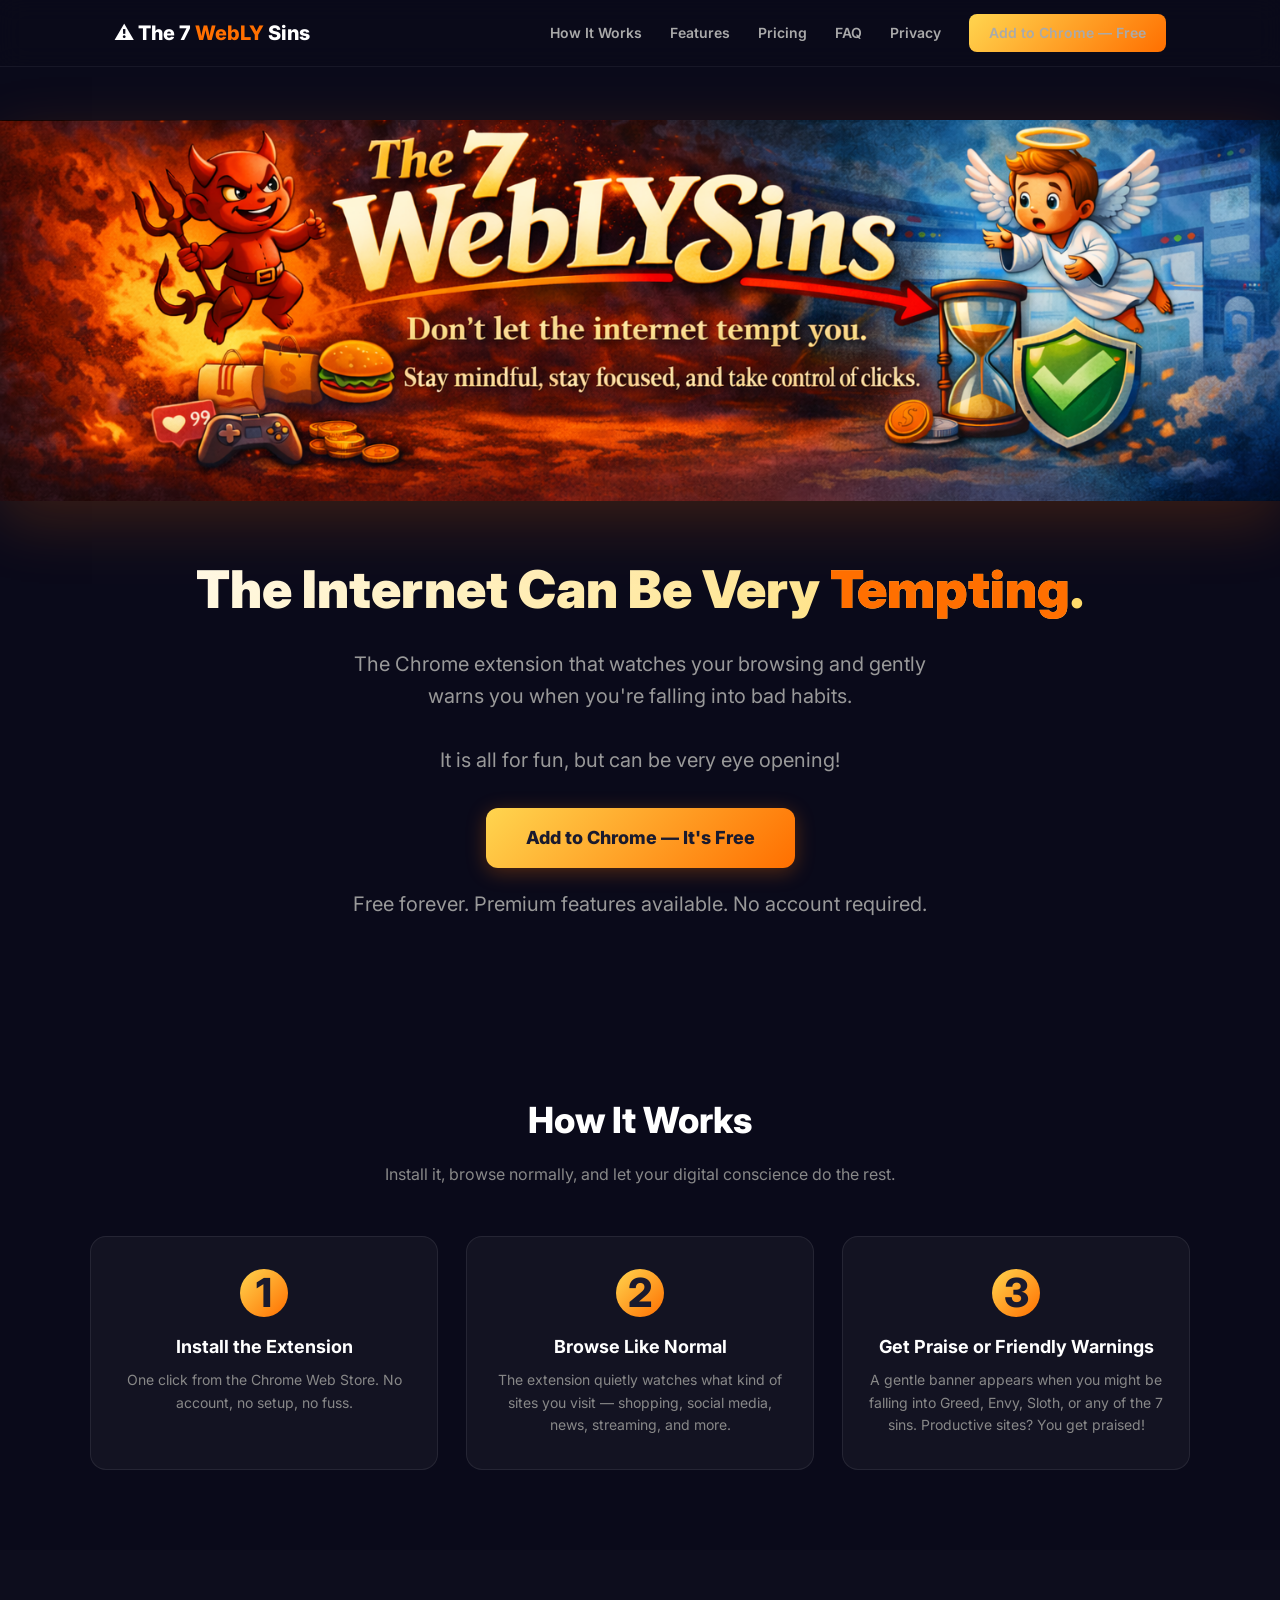
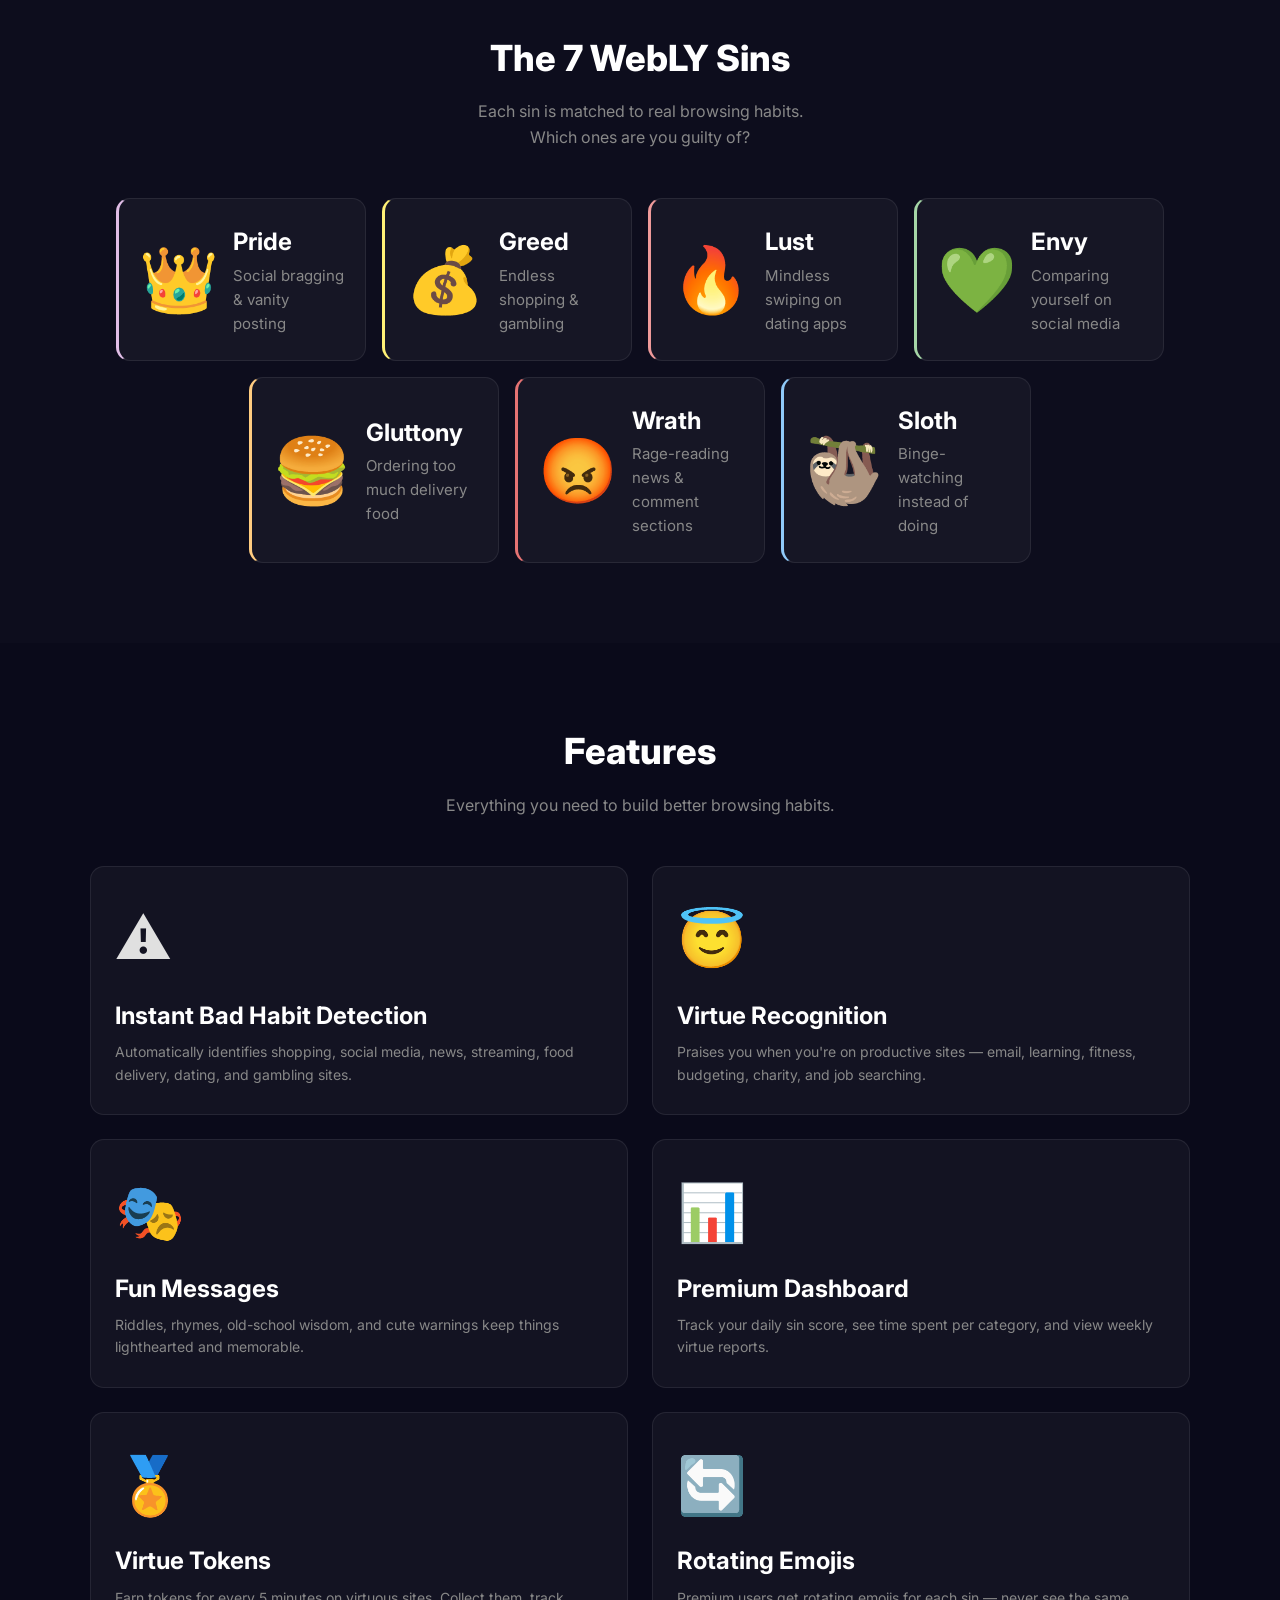
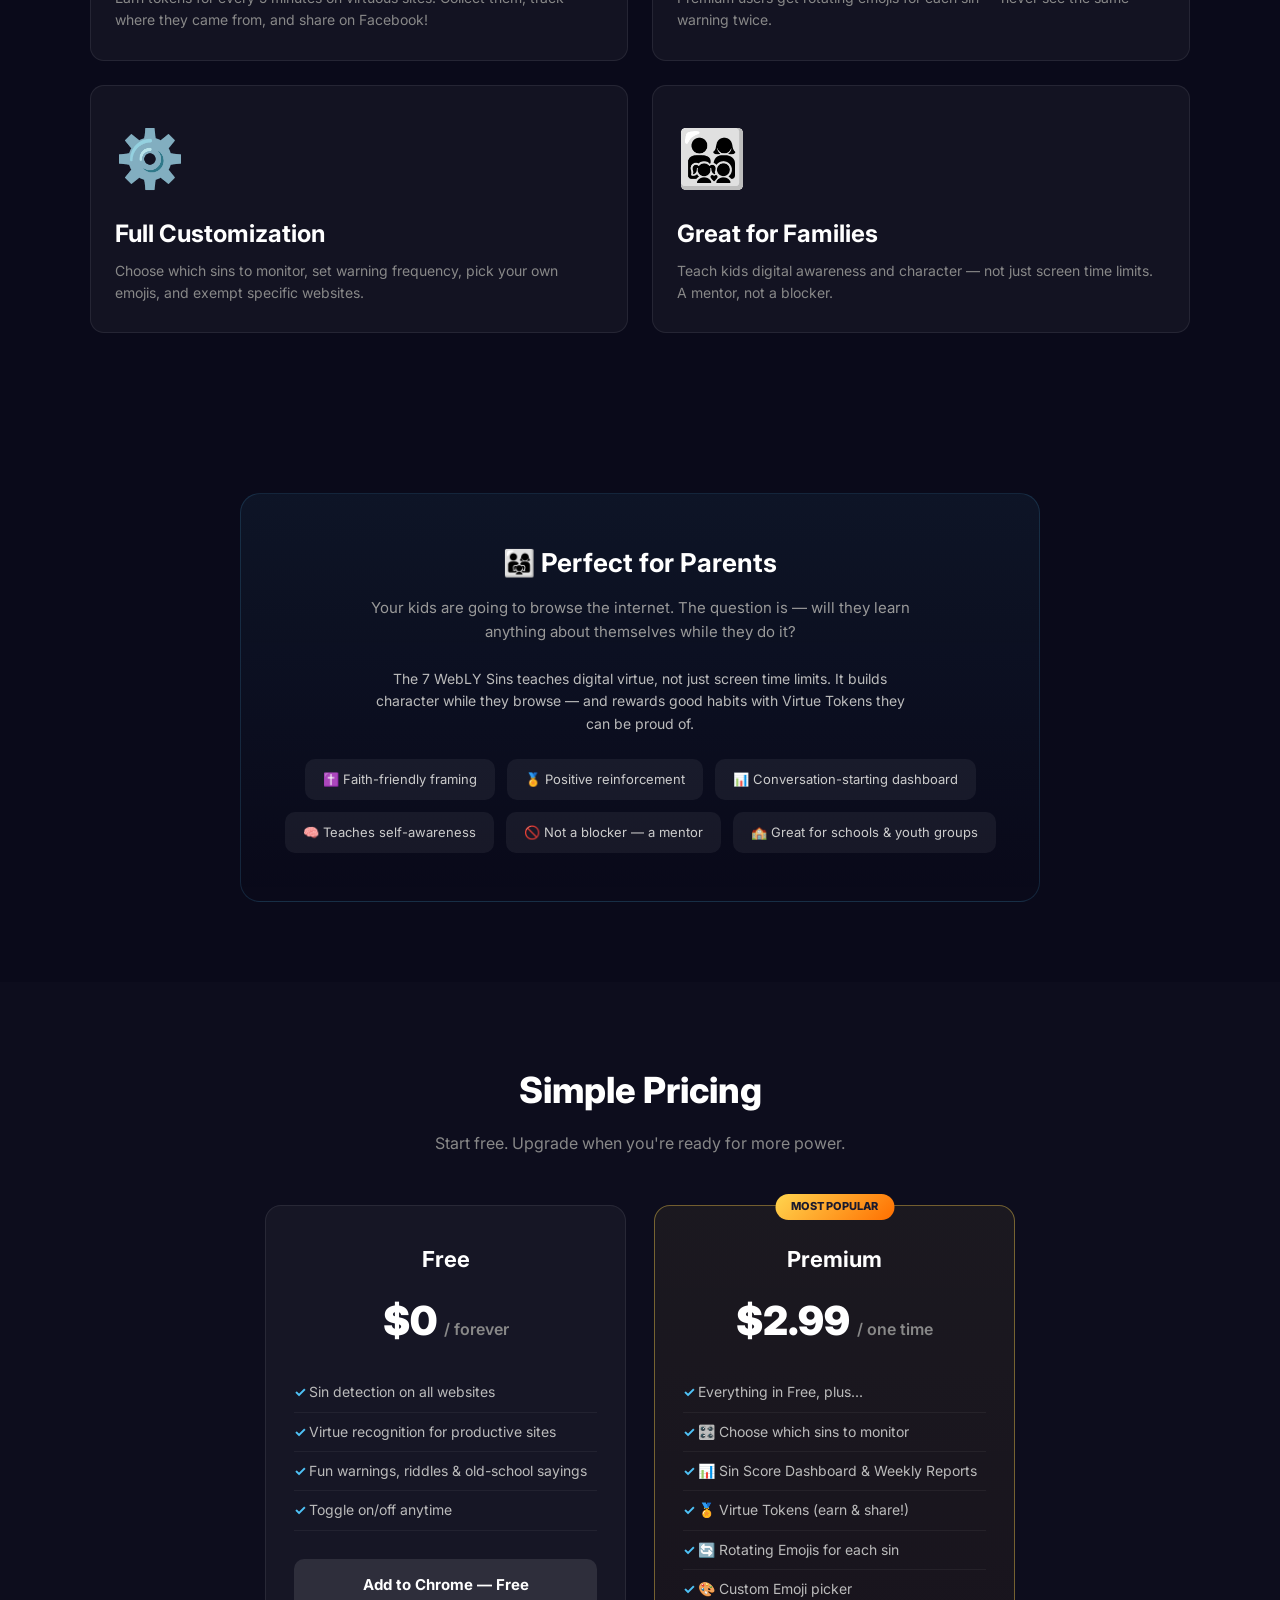
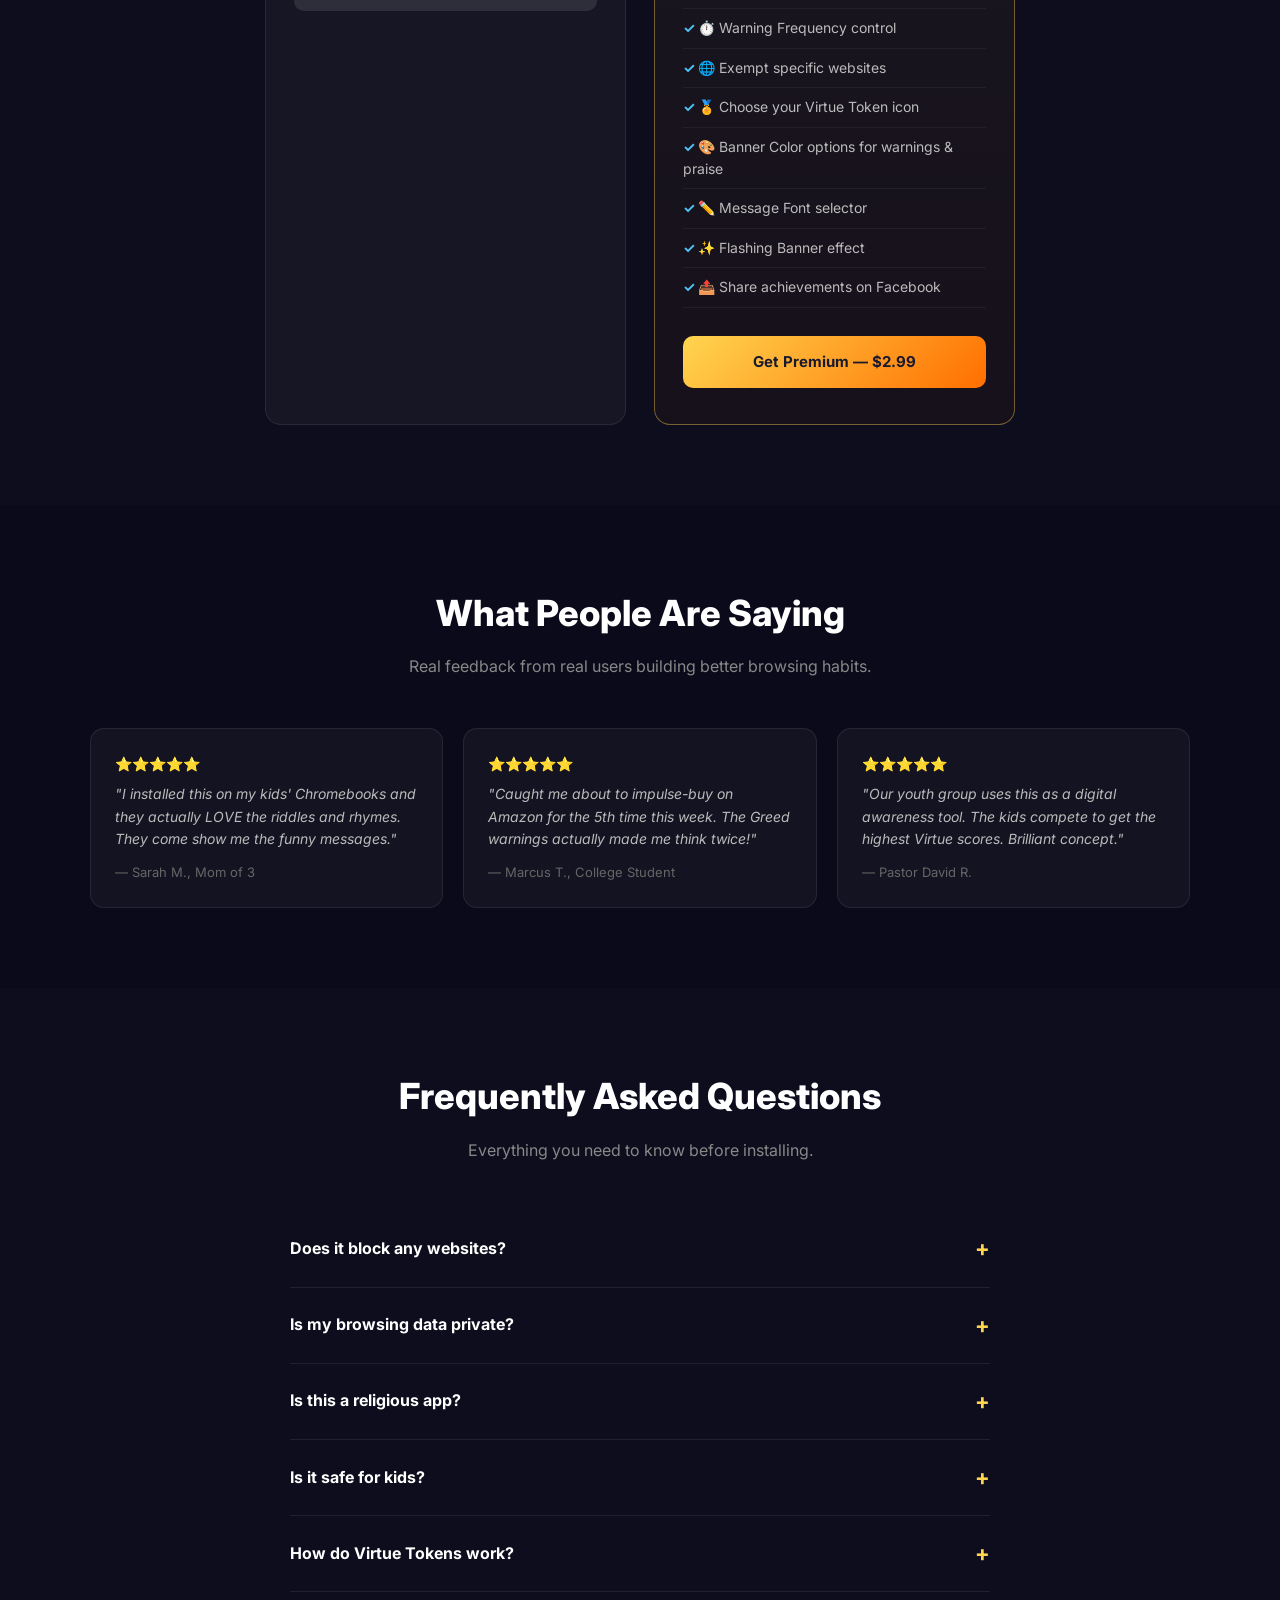
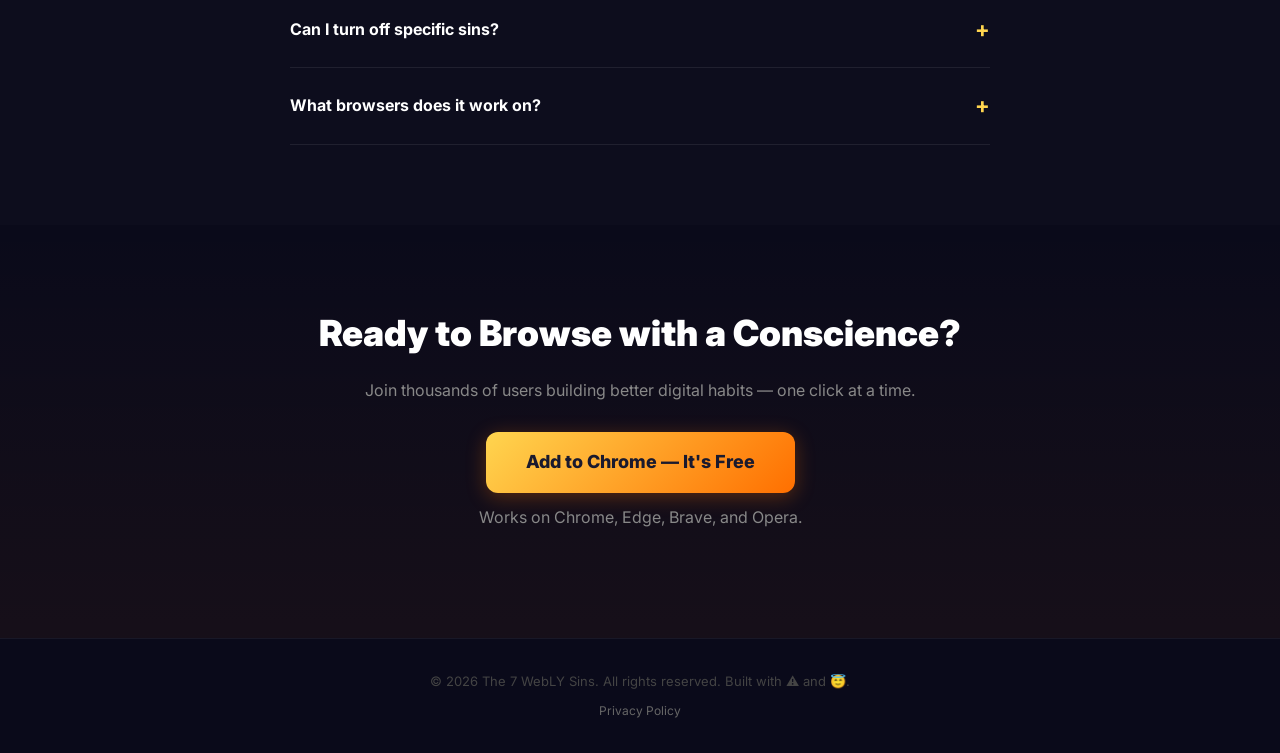
<file: docs/index.html>
<!DOCTYPE html>
<html lang="en">
<head>
  <meta charset="UTF-8">
  <meta name="viewport" content="width=device-width, initial-scale=1.0">
  <title>The 7 WebLY Sins — Chrome Extension</title>
  <meta name="description" content="The internet can be very tempting. The 7 WebLY Sins Chrome extension watches your browsing and warns you when you're falling into digital sin.">
  <meta property="og:title" content="The 7 WebLY Sins — Chrome Extension">
  <meta property="og:description" content="The Chrome extension that watches your browsing and gently warns you when you're falling into bad habits.">
  <meta property="og:image" content="Hero.png">
  <meta property="og:type" content="website">
  <meta name="twitter:card" content="summary_large_image">
  <meta name="twitter:title" content="The 7 WebLY Sins — Chrome Extension">
  <meta name="twitter:description" content="The Chrome extension that watches your browsing and gently warns you when you're falling into bad habits.">
  <link rel="preconnect" href="https://fonts.googleapis.com">
  <link href="https://fonts.googleapis.com/css2?family=Inter:wght@400;600;700;800;900&display=swap" rel="stylesheet">
  <style>
    * { margin: 0; padding: 0; box-sizing: border-box; }

    body {
      font-family: 'Inter', -apple-system, sans-serif;
      background: #0a0a1a;
      color: #e0e0e0;
      line-height: 1.6;
    }

    /* === NAV === */
    nav {
      position: fixed; top: 0; width: 100%; z-index: 100;
      background: rgba(10, 10, 26, 0.9);
      backdrop-filter: blur(12px);
      border-bottom: 1px solid rgba(255,255,255,0.06);
      padding: 14px 0;
    }
    .nav-inner {
      max-width: 1100px; margin: 0 auto; padding: 0 24px;
      display: flex; align-items: center; justify-content: space-between;
    }
    .nav-logo { font-size: 20px; font-weight: 800; color: #fff; text-decoration: none; }
    .nav-logo span { color: #ff6f00; }
    .nav-links { display: flex; gap: 28px; align-items: center; }
    .nav-links a { color: #aaa; text-decoration: none; font-size: 14px; font-weight: 600; transition: color 0.2s; }
    .nav-links a:hover { color: #fff; }
    .btn-nav {
      background: linear-gradient(135deg, #ffd54f, #ff6f00);
      color: #1a1a2e; padding: 8px 20px; border-radius: 8px;
      font-weight: 700; font-size: 14px; text-decoration: none;
      transition: transform 0.2s;
    }
    .btn-nav:hover { transform: scale(1.05); }

    /* === HERO === */
    .hero {
      padding: 120px 24px 60px;
      text-align: center;
      position: relative;
      overflow: hidden;
    }
    .hero-image {
      width: 100vw; max-width: 100vw;
      margin-left: calc(-50vw + 50%);
      border-radius: 0;
      margin-bottom: 40px;
      box-shadow: 0 20px 60px rgba(255, 111, 0, 0.2);
    }
    .hero h1 {
      font-size: 52px; font-weight: 900;
      background: linear-gradient(135deg, #fff, #ffd54f);
      -webkit-background-clip: text; -webkit-text-fill-color: transparent;
      margin-bottom: 16px;
    }
    .hero h1 span { color: #ff6f00; -webkit-text-fill-color: #ff6f00; }
    .hero p {
      font-size: 20px; color: #999; max-width: 600px;
      margin: 0 auto 32px;
    }
    .btn-hero {
      display: inline-block;
      background: linear-gradient(135deg, #ffd54f, #ff6f00);
      color: #1a1a2e; padding: 16px 40px; border-radius: 12px;
      font-size: 18px; font-weight: 800; text-decoration: none;
      transition: transform 0.2s, box-shadow 0.2s;
      box-shadow: 0 4px 20px rgba(255, 111, 0, 0.3);
    }
    .btn-hero:hover { transform: scale(1.05); box-shadow: 0 6px 30px rgba(255, 111, 0, 0.5); }
    .hero-sub { font-size: 13px; color: #555; margin-top: 12px; }

    /* === SECTIONS === */
    section { padding: 80px 24px; }
    .container { max-width: 1100px; margin: 0 auto; }
    .section-title {
      font-size: 36px; font-weight: 800; text-align: center;
      margin-bottom: 12px; color: #fff;
    }
    .section-subtitle {
      text-align: center; color: #888; font-size: 16px;
      max-width: 550px; margin: 0 auto 48px;
    }

    /* === HOW IT WORKS === */
    .steps { display: grid; grid-template-columns: repeat(3, 1fr); gap: 28px; }
    .step {
      background: rgba(255,255,255,0.04);
      border: 1px solid rgba(255,255,255,0.08);
      border-radius: 16px; padding: 32px 24px; text-align: center;
      transition: transform 0.2s, border-color 0.2s;
    }
    .step:hover { transform: translateY(-4px); border-color: rgba(255,213,79,0.3); }
    .step-number {
      display: inline-flex; align-items: center; justify-content: center;
      width: 48px; height: 48px; border-radius: 50%;
      background: linear-gradient(135deg, #ffd54f, #ff6f00);
      color: #1a1a2e; font-weight: 800; font-size: 40px;
      margin-bottom: 16px;
    }
    .step h3 { font-size: 18px; margin-bottom: 8px; color: #fff; }
    .step p { font-size: 14px; color: #888; }

    /* === SINS GRID === */

    .sins-row-bottom { display: flex; justify-content: center; gap: 16px; grid-column: 1 / -1; }
    .sin-item {
      background: rgba(255,255,255,0.04);
      border: 1px solid rgba(255,255,255,0.08);
      border-radius: 14px; padding: 24px 20px;
      display: flex; align-items: center; gap: 14px;
      transition: transform 0.2s, border-color 0.2s;
    }
    .sin-item:hover { transform: translateY(-2px); }
    .sin-item .sin-emoji { font-size: 64px; }
    .sin-item h4 { font-size: 24px; color: #fff; margin-bottom: 2px; }
    .sin-item p { font-size: 15px; color: #888; }
    .sin-item[data-sin="pride"]    { border-left: 3px solid #e1bee7; }
    .sin-item[data-sin="greed"]    { border-left: 3px solid #fff176; }
    .sin-item[data-sin="lust"]     { border-left: 3px solid #ef9a9a; }
    .sin-item[data-sin="envy"]     { border-left: 3px solid #a5d6a7; }
    .sin-item[data-sin="gluttony"] { border-left: 3px solid #ffcc80; }
    .sin-item[data-sin="wrath"]    { border-left: 3px solid #e57373; }
    .sin-item[data-sin="sloth"]    { border-left: 3px solid #90caf9; }

    /* === FEATURES === */
    .features { display: grid; grid-template-columns: repeat(2, 1fr); gap: 24px; }
    .feature {
      background: rgba(255,255,255,0.04);
      border: 1px solid rgba(255,255,255,0.08);
      border-radius: 14px; padding: 28px 24px;
      transition: border-color 0.2s;
    }
    .feature:hover { border-color: rgba(255,213,79,0.3); }
    .feature-icon { font-size: 56px; margin-bottom: 12px; }
    .feature h4 { font-size: 24px; color: #fff; margin-bottom: 6px; }
    .feature p { font-size: 14px; color: #888; }

    /* === PRICING === */
    .pricing { display: grid; grid-template-columns: repeat(2, 1fr); gap: 28px; max-width: 750px; margin: 0 auto; }
    .plan {
      background: rgba(255,255,255,0.04);
      border: 1px solid rgba(255,255,255,0.08);
      border-radius: 16px; padding: 36px 28px; text-align: center;
      position: relative;
    }
    .plan.premium {
      border-color: rgba(255,213,79,0.4);
      background: linear-gradient(180deg, rgba(255,213,79,0.06), rgba(255,111,0,0.04));
    }
    .plan-badge {
      position: absolute; top: -12px; left: 50%; transform: translateX(-50%);
      background: linear-gradient(135deg, #ffd54f, #ff6f00);
      color: #1a1a2e; font-size: 11px; font-weight: 800;
      padding: 4px 16px; border-radius: 20px;
    }
    .plan h3 { font-size: 22px; color: #fff; margin-bottom: 6px; }
    .plan .price { font-size: 40px; font-weight: 900; color: #fff; margin: 12px 0; }
    .plan .price span { font-size: 16px; font-weight: 600; color: #888; }
    .plan ul { list-style: none; text-align: left; margin: 20px 0; }
    .plan ul li {
      padding: 8px 0; font-size: 14px; color: #bbb;
      border-bottom: 1px solid rgba(255,255,255,0.05);
    }
    .plan ul li::before { content: '✓ '; color: #4fc3f7; font-weight: 700; }
    .btn-plan {
      display: inline-block; width: 100%; padding: 14px;
      border-radius: 10px; font-size: 15px; font-weight: 700;
      text-decoration: none; text-align: center; margin-top: 8px;
      transition: transform 0.2s;
    }
    .btn-plan:hover { transform: scale(1.03); }
    .btn-plan.free { background: rgba(255,255,255,0.1); color: #fff; }
    .btn-plan.premium-btn {
      background: linear-gradient(135deg, #ffd54f, #ff6f00); color: #1a1a2e;
    }

    /* === TESTIMONIALS === */
    .testimonials { display: grid; grid-template-columns: repeat(3, 1fr); gap: 20px; }
    .testimonial {
      background: rgba(255,255,255,0.04);
      border: 1px solid rgba(255,255,255,0.08);
      border-radius: 14px; padding: 24px;
    }
    .testimonial p { font-size: 14px; color: #bbb; font-style: italic; margin-bottom: 12px; }
    .testimonial .author { font-size: 13px; color: #666; font-style: normal; }
    .stars { color: #ffd54f; font-size: 14px; margin-bottom: 8px; }

    /* === PARENTS === */
    .parents-section {
      background: linear-gradient(180deg, rgba(79,195,247,0.06), transparent);
      border-radius: 20px; padding: 48px 36px; text-align: center;
      border: 1px solid rgba(79,195,247,0.15);
      max-width: 800px; margin: 0 auto;
    }
    .parents-section h3 { font-size: 26px; color: #fff; margin-bottom: 12px; }
    .parents-section p { color: #999; font-size: 15px; max-width: 550px; margin: 0 auto 24px; }
    .parent-points { display: flex; flex-wrap: wrap; gap: 12px; justify-content: center; margin-top: 20px; }
    .parent-point {
      background: rgba(255,255,255,0.06); padding: 10px 18px;
      border-radius: 10px; font-size: 13px; color: #ccc;
    }

    /* === FAQ === */
    .faq-list { max-width: 700px; margin: 0 auto; }
    .faq-item {
      border-bottom: 1px solid rgba(255,255,255,0.08);
      padding: 20px 0;
    }
    .faq-q {
      font-size: 16px; font-weight: 700; color: #fff;
      cursor: pointer; display: flex; justify-content: space-between;
      align-items: center;
    }
    .faq-q::after { content: '+'; font-size: 22px; color: #ffd54f; transition: transform 0.2s; }
    .faq-q.open::after { content: '−'; }
    .faq-a {
      font-size: 14px; color: #888; padding-top: 10px;
      display: none;
    }
    .faq-a.open { display: block; }

    /* === CTA === */
    .cta {
      text-align: center; padding: 80px 24px;
      background: linear-gradient(180deg, transparent, rgba(255,111,0,0.05));
    }
    .cta h2 { font-size: 36px; font-weight: 900; color: #fff; margin-bottom: 16px; }
    .cta p { color: #888; font-size: 16px; margin-bottom: 28px; }

    /* === FOOTER === */
    footer {
      text-align: center; padding: 32px 24px;
      border-top: 1px solid rgba(255,255,255,0.06);
      font-size: 13px; color: #444;
    }

    /* === RESPONSIVE === */
    @media (max-width: 768px) {
      .hero h1 { font-size: 32px; }
      .hero p { font-size: 16px; }
      .steps, .features, .pricing, .testimonials { grid-template-columns: 1fr; }
      .nav-links a:not(.btn-nav) { display: none; }
    }
  </style>
</head>
<body>

  <!-- NAV -->
  <nav>
    <div class="nav-inner">
      <a href="#" class="nav-logo">⚠️ The 7 <span>WebLY</span> Sins</a>
      <div class="nav-links">
        <a href="#how">How It Works</a>
        <a href="#features">Features</a>
        <a href="#pricing">Pricing</a>
        <a href="#faq">FAQ</a>
        <a href="privacy.html">Privacy</a>
        <a href="#install" class="btn-nav" id="nav-install-btn">Add to Chrome — Free</a>
      </div>
    </div>
  </nav>

  <!-- HERO -->
  <section class="hero">
    <img src="Hero.png" alt="The 7 WebLY Sins Chrome Extension" class="hero-image">
    <h1>The Internet Can Be Very <span>Tempting</span>.</h1>
    <p>The Chrome extension that watches your browsing and gently warns you when you're falling into bad habits.</p>
    <p class="hero-sub" style="margin-top: 8px;">It is all for fun, but can be very eye opening!</p>
    <a href="#install" class="btn-hero" id="hero-install-btn">Add to Chrome — It's Free</a>
    <p class="hero-sub" style="margin-top: 20px;">Free forever. Premium features available. No account required.</p>
  </section>

  <!-- HOW IT WORKS -->
  <section id="how">
    <div class="container">
      <h2 class="section-title">How It Works</h2>
      <p class="section-subtitle">Install it, browse normally, and let your digital conscience do the rest.</p>
      <div class="steps">
        <div class="step">
          <div class="step-number">1</div>
          <h3>Install the Extension</h3>
          <p>One click from the Chrome Web Store. No account, no setup, no fuss.</p>
        </div>
        <div class="step">
          <div class="step-number">2</div>
          <h3>Browse Like Normal</h3>
          <p>The extension quietly watches what kind of sites you visit — shopping, social media, news, streaming, and more.</p>
        </div>
        <div class="step">
          <div class="step-number">3</div>
          <h3>Get Praise or Friendly Warnings</h3>
          <p>A gentle banner appears when you might be falling into Greed, Envy, Sloth, or any of the 7 sins. Productive sites? You get praised!</p>
        </div>
      </div>
    </div>
  </section>

  <!-- THE 7 SINS -->
  <section id="sins" style="background: rgba(255,255,255,0.01);">
    <div class="container">
      <h2 class="section-title">The 7 WebLY Sins</h2>
      <p class="section-subtitle" style="text-align:center;">Each sin is matched to real browsing habits.<br>Which ones are you guilty of?</p>
      <div style="display:flex; justify-content:center; gap:16px; flex-wrap:nowrap;">
        <div class="sin-item" data-sin="pride" style="flex:0 0 250px;">
          <span class="sin-emoji">👑</span>
          <div><h4>Pride</h4><p>Social bragging & vanity posting</p></div>
        </div>
        <div class="sin-item" data-sin="greed" style="flex:0 0 250px;">
          <span class="sin-emoji">💰</span>
          <div><h4>Greed</h4><p>Endless shopping & gambling</p></div>
        </div>
        <div class="sin-item" data-sin="lust" style="flex:0 0 250px;">
          <span class="sin-emoji">🔥</span>
          <div><h4>Lust</h4><p>Mindless swiping on dating apps</p></div>
        </div>
        <div class="sin-item" data-sin="envy" style="flex:0 0 250px;">
          <span class="sin-emoji">💚</span>
          <div><h4>Envy</h4><p>Comparing yourself on social media</p></div>
        </div>
      </div>
      <div style="display:flex; justify-content:center; gap:16px; margin-top:16px; flex-wrap:wrap;">
        <div class="sin-item" data-sin="gluttony" style="flex:0 0 250px;">
          <span class="sin-emoji">🍔</span>
          <div><h4>Gluttony</h4><p>Ordering too much delivery food</p></div>
        </div>
        <div class="sin-item" data-sin="wrath" style="flex:0 0 250px;">
          <span class="sin-emoji">😡</span>
          <div><h4>Wrath</h4><p>Rage-reading news & comment sections</p></div>
        </div>
        <div class="sin-item" data-sin="sloth" style="flex:0 0 250px;">
          <span class="sin-emoji">🦥</span>
          <div><h4>Sloth</h4><p>Binge-watching instead of doing</p></div>
        </div>
      </div>
    </div>
  </section>

  <!-- FEATURES -->
  <section id="features">
    <div class="container">
      <h2 class="section-title">Features</h2>
      <p class="section-subtitle">Everything you need to build better browsing habits.</p>
      <div class="features">
        <div class="feature">
          <div class="feature-icon">⚠️</div>
          <h4>Instant Bad Habit Detection</h4>
          <p>Automatically identifies shopping, social media, news, streaming, food delivery, dating, and gambling sites.</p>
        </div>
        <div class="feature">
          <div class="feature-icon">😇</div>
          <h4>Virtue Recognition</h4>
          <p>Praises you when you're on productive sites — email, learning, fitness, budgeting, charity, and job searching.</p>
        </div>
        <div class="feature">
          <div class="feature-icon">🎭</div>
          <h4>Fun Messages</h4>
          <p>Riddles, rhymes, old-school wisdom, and cute warnings keep things lighthearted and memorable.</p>
        </div>
        <div class="feature">
          <div class="feature-icon">📊</div>
          <h4>Premium Dashboard</h4>
          <p>Track your daily sin score, see time spent per category, and view weekly virtue reports.</p>
        </div>
        <div class="feature">
          <div class="feature-icon">🏅</div>
          <h4>Virtue Tokens</h4>
          <p>Earn tokens for every 5 minutes on virtuous sites. Collect them, track where they came from, and share on Facebook!</p>
        </div>
        <div class="feature">
          <div class="feature-icon">🔄</div>
          <h4>Rotating Emojis</h4>
          <p>Premium users get rotating emojis for each sin — never see the same warning twice.</p>
        </div>
        <div class="feature">
          <div class="feature-icon">⚙️</div>
          <h4>Full Customization</h4>
          <p>Choose which sins to monitor, set warning frequency, pick your own emojis, and exempt specific websites.</p>
        </div>
        <div class="feature">
          <div class="feature-icon">👨‍👩‍👧‍👦</div>
          <h4>Great for Families</h4>
          <p>Teach kids digital awareness and character — not just screen time limits. A mentor, not a blocker.</p>
        </div>
      </div>
    </div>
  </section>

  <!-- PARENTS -->
  <section>
    <div class="container">
      <div class="parents-section">
        <h3>👨‍👩‍👧 Perfect for Parents</h3>
        <p>Your kids are going to browse the internet. The question is — will they learn anything about themselves while they do it?</p>
        <p style="color:#bbb; font-size:14px;">The 7 WebLY Sins teaches digital virtue, not just screen time limits. It builds character while they browse — and rewards good habits with Virtue Tokens they can be proud of.</p>
        <div class="parent-points">
          <div class="parent-point">✝️ Faith-friendly framing</div>
          <div class="parent-point">🏅 Positive reinforcement</div>
          <div class="parent-point">📊 Conversation-starting dashboard</div>
          <div class="parent-point">🧠 Teaches self-awareness</div>
          <div class="parent-point">🚫 Not a blocker — a mentor</div>
          <div class="parent-point">🏫 Great for schools & youth groups</div>
        </div>
      </div>
    </div>
  </section>

  <!-- PRICING -->
  <section id="pricing" style="background: rgba(255,255,255,0.01);">
    <div class="container">
      <h2 class="section-title">Simple Pricing</h2>
      <p class="section-subtitle">Start free. Upgrade when you're ready for more power.</p>
      <div class="pricing">
        <div class="plan">
          <h3>Free</h3>
          <div class="price">$0 <span>/ forever</span></div>
          <ul>
            <li>Sin detection on all websites</li>
            <li>Virtue recognition for productive sites</li>
            <li>Fun warnings, riddles & old-school sayings</li>
            <li>Toggle on/off anytime</li>
          </ul>
          <a href="#install" class="btn-plan free">Add to Chrome — Free</a>
        </div>
        <div class="plan premium">
          <div class="plan-badge">MOST POPULAR</div>
          <h3>Premium</h3>
          <div class="price">$2.99 <span>/ one time</span></div>
          <ul>
            <li>Everything in Free, plus...</li>
            <li>🎛️ Choose which sins to monitor</li>
            <li>📊 Sin Score Dashboard & Weekly Reports</li>
            <li>🏅 Virtue Tokens (earn & share!)</li>
            <li>🔄 Rotating Emojis for each sin</li>
            <li>🎨 Custom Emoji picker</li>
            <li>⏱️ Warning Frequency control</li>
            <li>🌐 Exempt specific websites</li>
            <li>🏅 Choose your Virtue Token icon</li>
            <li>🎨 Banner Color options for warnings & praise</li>
            <li>✏️ Message Font selector</li>
            <li>✨ Flashing Banner effect</li>
            <li>📤 Share achievements on Facebook</li>
          </ul>
          <a href="#" class="btn-plan premium-btn" id="premium-buy-btn">Get Premium — $2.99</a>
        </div>
      </div>
    </div>
  </section>

  <!-- TESTIMONIALS -->
  <section>
    <div class="container">
      <h2 class="section-title">What People Are Saying</h2>
      <p class="section-subtitle">Real feedback from real users building better browsing habits.</p>
      <div class="testimonials">
        <div class="testimonial">
          <div class="stars">⭐⭐⭐⭐⭐</div>
          <p>"I installed this on my kids' Chromebooks and they actually LOVE the riddles and rhymes. They come show me the funny messages."</p>
          <div class="author">— Sarah M., Mom of 3</div>
        </div>
        <div class="testimonial">
          <div class="stars">⭐⭐⭐⭐⭐</div>
          <p>"Caught me about to impulse-buy on Amazon for the 5th time this week. The Greed warnings actually made me think twice!"</p>
          <div class="author">— Marcus T., College Student</div>
        </div>
        <div class="testimonial">
          <div class="stars">⭐⭐⭐⭐⭐</div>
          <p>"Our youth group uses this as a digital awareness tool. The kids compete to get the highest Virtue scores. Brilliant concept."</p>
          <div class="author">— Pastor David R.</div>
        </div>
      </div>
    </div>
  </section>

  <!-- FAQ -->
  <section id="faq" style="background: rgba(255,255,255,0.01);">
    <div class="container">
      <h2 class="section-title">Frequently Asked Questions</h2>
      <p class="section-subtitle">Everything you need to know before installing.</p>
      <div class="faq-list">
        <div class="faq-item">
          <div class="faq-q">Does it block any websites?</div>
          <div class="faq-a">No! The 7 WebLY Sins never blocks anything. It simply shows a gentle banner message to help you be more mindful about your browsing habits.</div>
        </div>
        <div class="faq-item">
          <div class="faq-q">Is my browsing data private?</div>
          <div class="faq-a">100%. Everything stays on your device. We never collect, store, or send your browsing data anywhere. Zero tracking, zero analytics, zero servers.</div>
        </div>
        <div class="faq-item">
          <div class="faq-q">Is this a religious app?</div>
          <div class="faq-a">The 7 deadly sins are a universal framework for self-improvement that resonates across cultures. While faith-friendly, anyone can benefit from building better digital habits.</div>
        </div>
        <div class="faq-item">
          <div class="faq-q">Is it safe for kids?</div>
          <div class="faq-a">Absolutely. There is no inappropriate content whatsoever. The messages are fun, positive, and educational — designed to build character, not shame.</div>
        </div>
        <div class="faq-item">
          <div class="faq-q">How do Virtue Tokens work?</div>
          <div class="faq-a">You earn 1 Virtue Token for every 5 minutes spent on productive sites like email, learning platforms, fitness apps, or job boards. Tokens are permanent and you can share your total on Facebook!</div>
        </div>
        <div class="faq-item">
          <div class="faq-q">Can I turn off specific sins?</div>
          <div class="faq-a">Yes! With Premium, you can go to the WebLY Sins tab in the extension popup and toggle off any sins you don't want to be warned about. Free users get all 7 sins monitored by default.</div>
        </div>
        <div class="faq-item">
          <div class="faq-q">What browsers does it work on?</div>
          <div class="faq-a">Currently available for Google Chrome and any Chromium-based browser (Edge, Brave, Opera, etc.).</div>
        </div>
      </div>
    </div>
  </section>

  <!-- CTA -->
  <section class="cta" id="install">
    <h2>Ready to Browse with a Conscience?</h2>
    <p>Join thousands of users building better digital habits — one click at a time.</p>
    <a href="#install" class="btn-hero" id="cta-install-btn">Add to Chrome — It's Free</a>
    <p class="hero-sub">Works on Chrome, Edge, Brave, and Opera.</p>
  </section>

  <!-- FOOTER -->
  <footer>
    <p>© 2026 The 7 WebLY Sins. All rights reserved. Built with ⚠️ and 😇.</p>
    <p style="margin-top:8px;"><a href="privacy.html" style="color:#666; text-decoration:none; font-size:12px;">Privacy Policy</a></p>
  </footer>

  <script>
    // === CONFIG: Replace these URLs once you have them ===
    const CHROME_STORE_URL = '#install'; // Replace with: https://chrome.google.com/webstore/detail/YOUR_EXTENSION_ID
    const STRIPE_URL = '#';              // Replace with: https://buy.stripe.com/YOUR_LINK

    // Wire up install buttons
    document.querySelectorAll('#nav-install-btn, #hero-install-btn, .btn-plan.free, #cta-install-btn').forEach(btn => {
      btn.addEventListener('click', (e) => {
        if (CHROME_STORE_URL !== '#install') {
          e.preventDefault();
          window.open(CHROME_STORE_URL, '_blank');
        }
      });
    });

    // Wire up premium button
    const premiumBtn = document.getElementById('premium-buy-btn');
    if (premiumBtn) {
      premiumBtn.addEventListener('click', (e) => {
        if (STRIPE_URL !== '#') {
          e.preventDefault();
          window.open(STRIPE_URL, '_blank');
        }
      });
    }

    // FAQ Accordion
    document.querySelectorAll('.faq-q').forEach(q => {
      q.addEventListener('click', () => {
        q.classList.toggle('open');
        q.nextElementSibling.classList.toggle('open');
      });
    });
  </script>

</body>
</html>
</file>
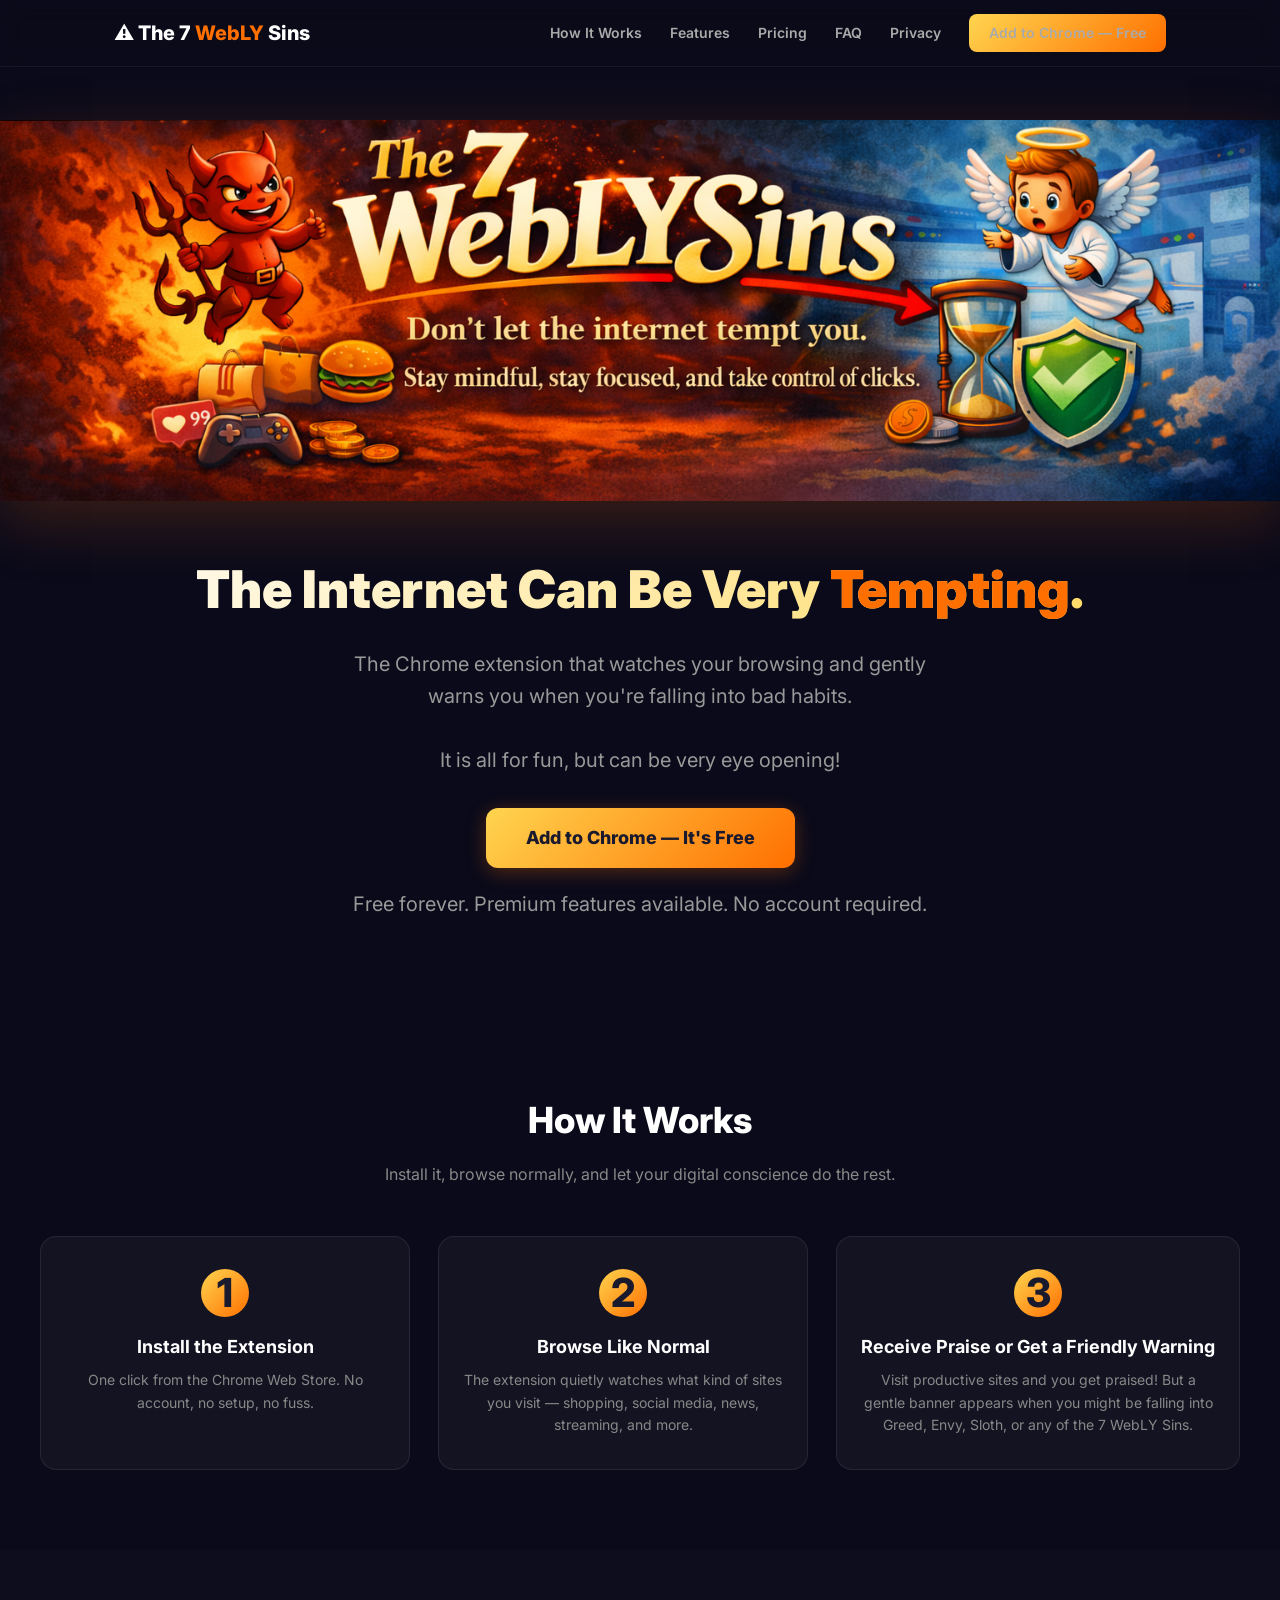
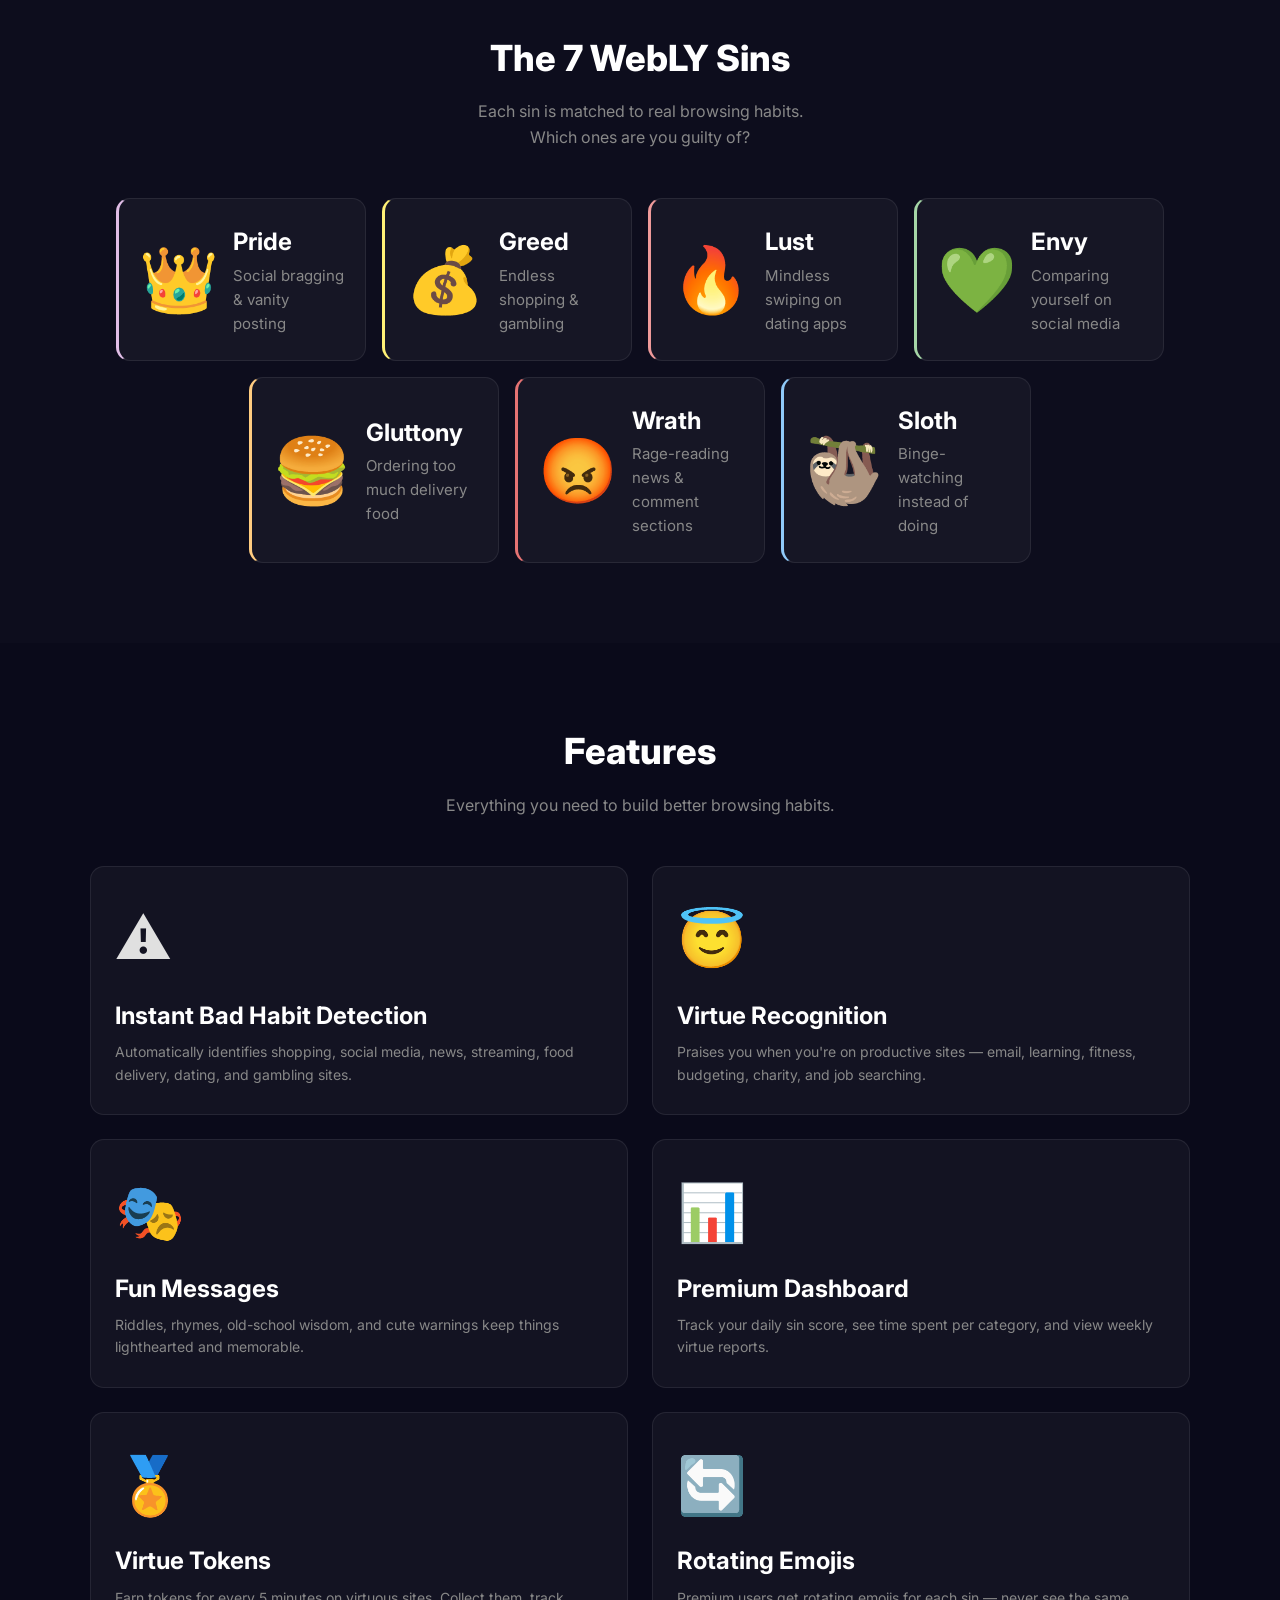
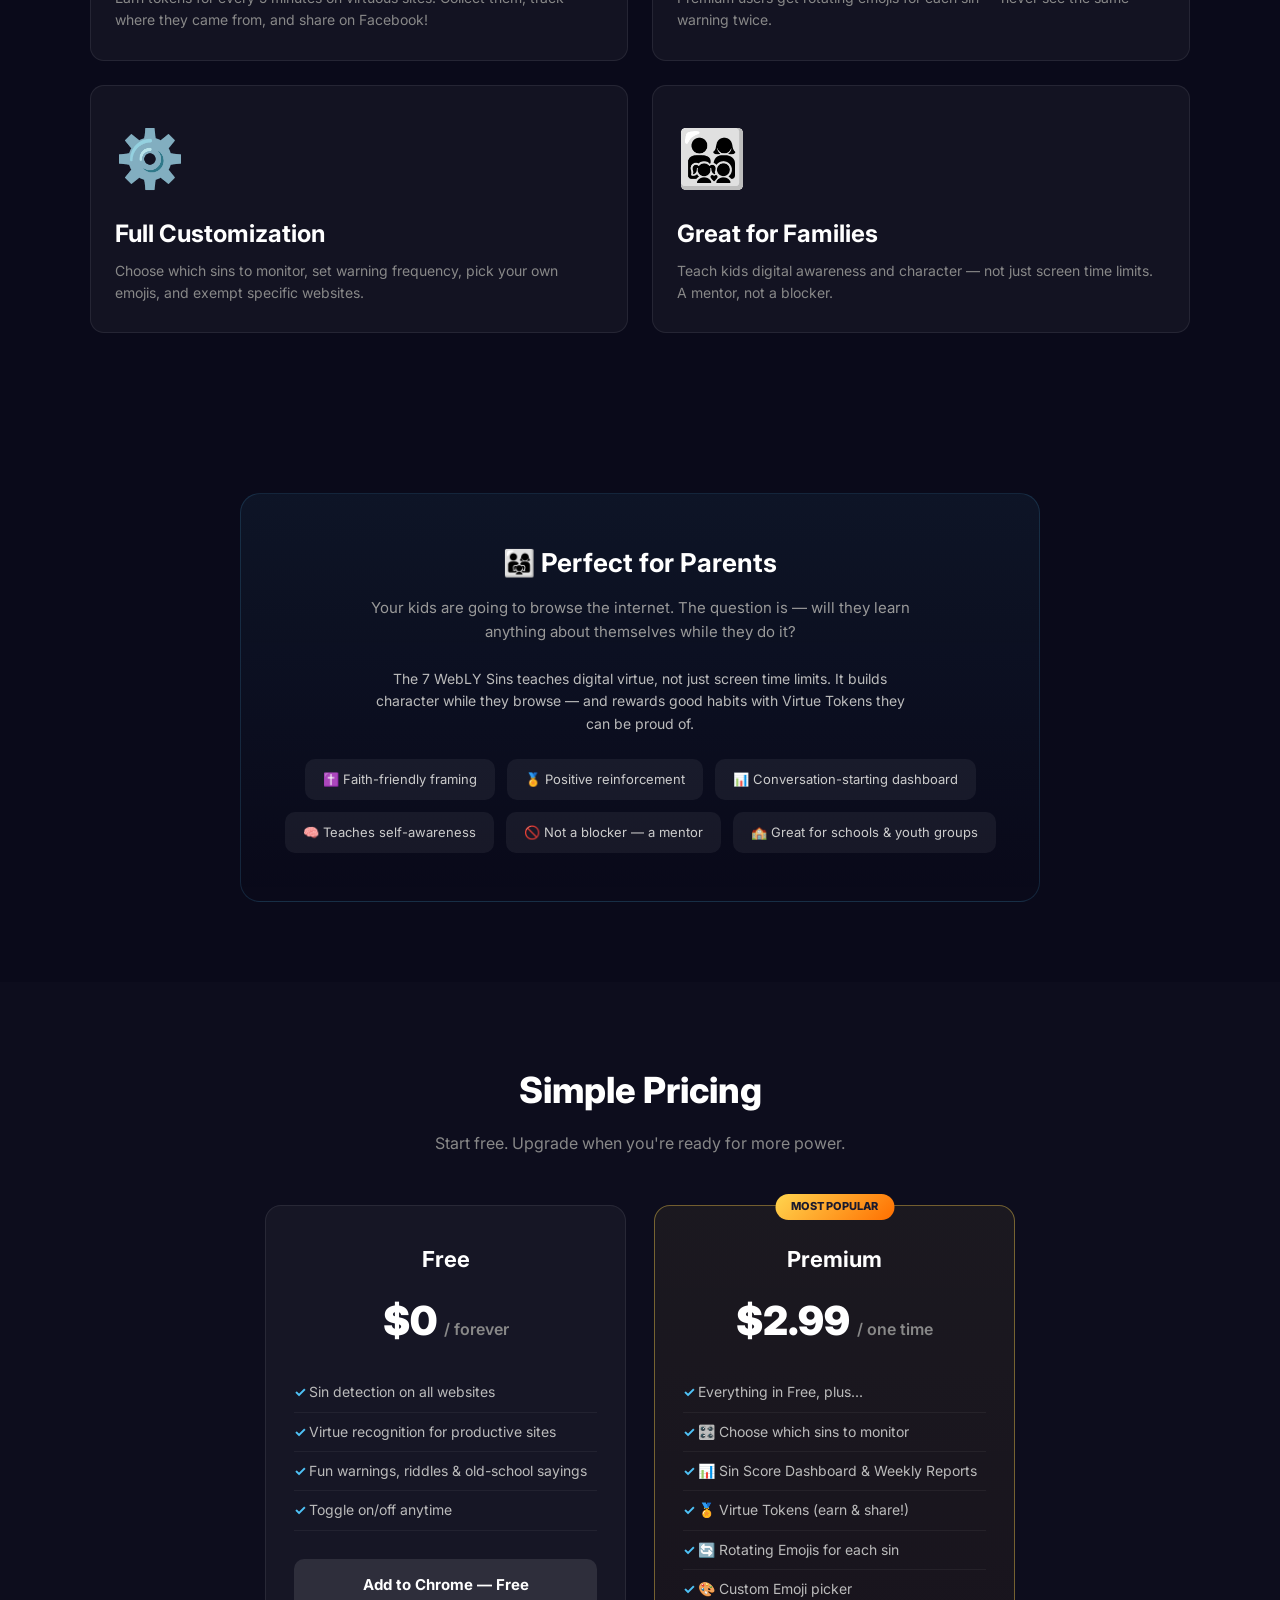
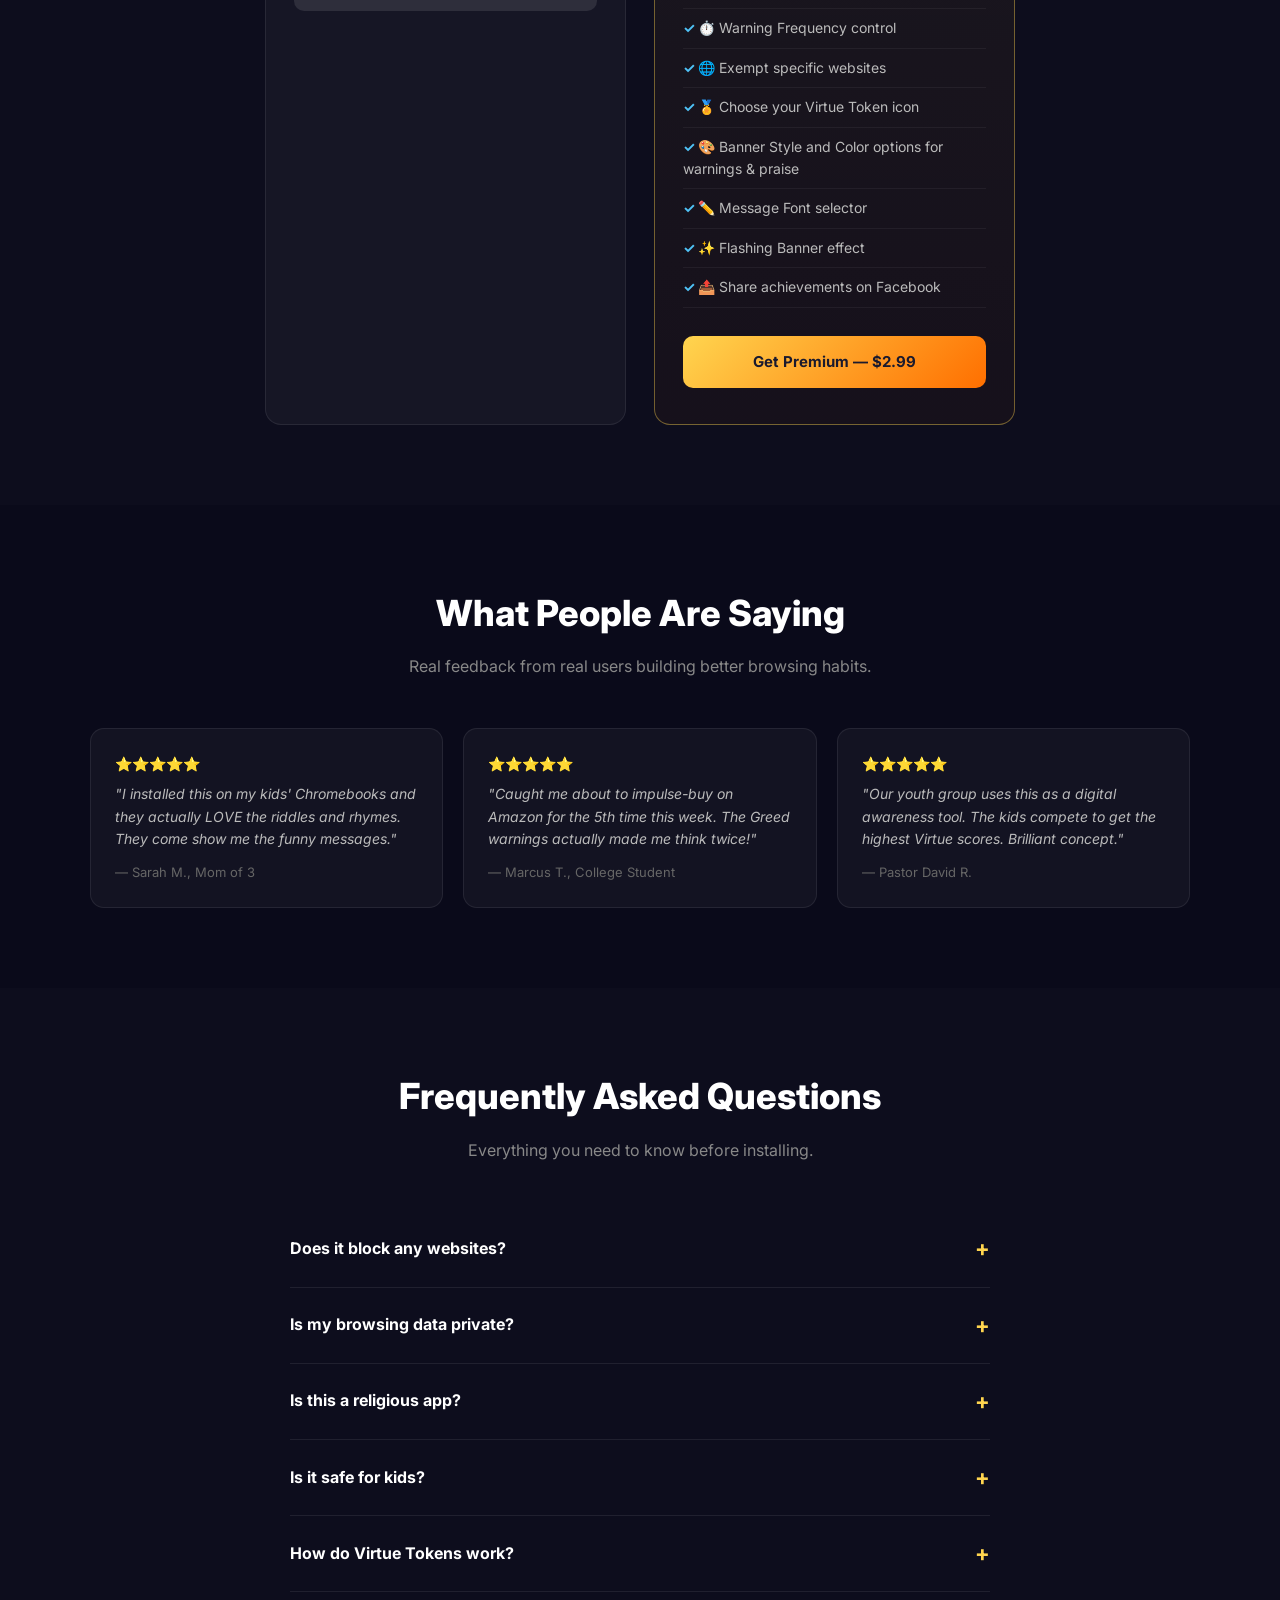
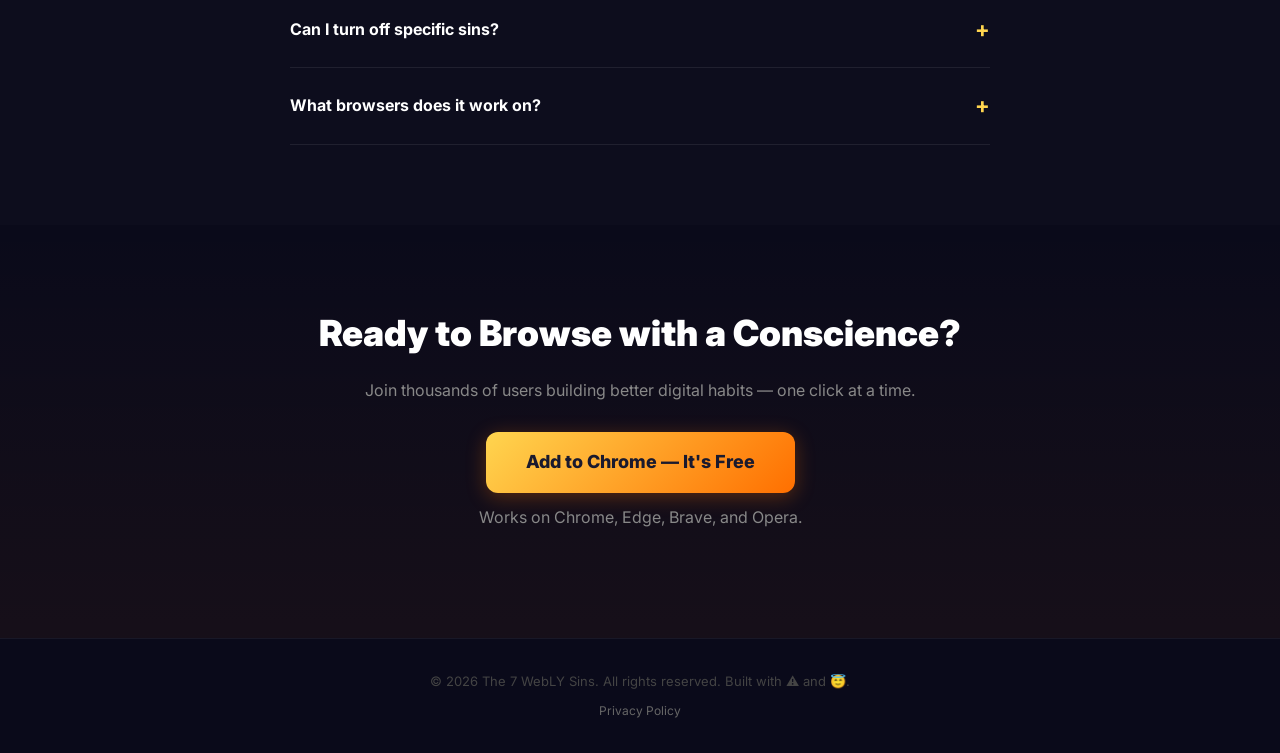
<file: website/index.html>
<!DOCTYPE html>
<html lang="en">
<head>
  <meta charset="UTF-8">
  <meta name="viewport" content="width=device-width, initial-scale=1.0">
  <title>The 7 WebLY Sins — Chrome Extension</title>
  <meta name="description" content="The internet can be very tempting. The 7 WebLY Sins Chrome extension watches your browsing and warns you when you're falling into digital sin.">
  <link rel="preconnect" href="https://fonts.googleapis.com">
  <link href="https://fonts.googleapis.com/css2?family=Inter:wght@400;600;700;800;900&display=swap" rel="stylesheet">
  <style>
    * { margin: 0; padding: 0; box-sizing: border-box; }

    body {
      font-family: 'Inter', -apple-system, sans-serif;
      background: #0a0a1a;
      color: #e0e0e0;
      line-height: 1.6;
    }

    /* === NAV === */
    nav {
      position: fixed; top: 0; width: 100%; z-index: 100;
      background: rgba(10, 10, 26, 0.9);
      backdrop-filter: blur(12px);
      border-bottom: 1px solid rgba(255,255,255,0.06);
      padding: 14px 0;
    }
    .nav-inner {
      max-width: 1100px; margin: 0 auto; padding: 0 24px;
      display: flex; align-items: center; justify-content: space-between;
    }
    .nav-logo { font-size: 20px; font-weight: 800; color: #fff; text-decoration: none; }
    .nav-logo span { color: #ff6f00; }
    .nav-links { display: flex; gap: 28px; align-items: center; }
    .nav-links a { color: #aaa; text-decoration: none; font-size: 14px; font-weight: 600; transition: color 0.2s; }
    .nav-links a:hover { color: #fff; }
    .btn-nav {
      background: linear-gradient(135deg, #ffd54f, #ff6f00);
      color: #1a1a2e; padding: 8px 20px; border-radius: 8px;
      font-weight: 700; font-size: 14px; text-decoration: none;
      transition: transform 0.2s;
    }
    .btn-nav:hover { transform: scale(1.05); }

    /* === HERO === */
    .hero {
      padding: 120px 24px 60px;
      text-align: center;
      position: relative;
      overflow: hidden;
    }
    .hero-image {
      width: 100vw; max-width: 100vw;
      margin-left: calc(-50vw + 50%);
      border-radius: 0;
      margin-bottom: 40px;
      box-shadow: 0 20px 60px rgba(255, 111, 0, 0.2);
    }
    .hero h1 {
      font-size: 52px; font-weight: 900;
      background: linear-gradient(135deg, #fff, #ffd54f);
      -webkit-background-clip: text; -webkit-text-fill-color: transparent;
      margin-bottom: 16px;
    }
    .hero h1 span { color: #ff6f00; -webkit-text-fill-color: #ff6f00; }
    .hero p {
      font-size: 20px; color: #999; max-width: 600px;
      margin: 0 auto 32px;
    }
    .btn-hero {
      display: inline-block;
      background: linear-gradient(135deg, #ffd54f, #ff6f00);
      color: #1a1a2e; padding: 16px 40px; border-radius: 12px;
      font-size: 18px; font-weight: 800; text-decoration: none;
      transition: transform 0.2s, box-shadow 0.2s;
      box-shadow: 0 4px 20px rgba(255, 111, 0, 0.3);
    }
    .btn-hero:hover { transform: scale(1.05); box-shadow: 0 6px 30px rgba(255, 111, 0, 0.5); }
    .hero-sub { font-size: 13px; color: #555; margin-top: 12px; }

    /* === SECTIONS === */
    section { padding: 80px 24px; }
    .container { max-width: 1100px; margin: 0 auto; }
    .section-title {
      font-size: 36px; font-weight: 800; text-align: center;
      margin-bottom: 12px; color: #fff;
    }
    .section-subtitle {
      text-align: center; color: #888; font-size: 16px;
      max-width: 550px; margin: 0 auto 48px;
    }

    /* === HOW IT WORKS === */
    .steps { display: grid; grid-template-columns: repeat(3, 1fr); gap: 28px; align-items: stretch; }
    .step {
      background: rgba(255,255,255,0.04);
      border: 1px solid rgba(255,255,255,0.08);
      border-radius: 16px; padding: 32px 24px; text-align: center;
      transition: transform 0.2s, border-color 0.2s;
    }
    .step:hover { transform: translateY(-4px); border-color: rgba(255,213,79,0.3); }
    .step-number {
      display: inline-flex; align-items: center; justify-content: center;
      width: 48px; height: 48px; border-radius: 50%;
      background: linear-gradient(135deg, #ffd54f, #ff6f00);
      color: #1a1a2e; font-weight: 800; font-size: 40px;
      margin-bottom: 16px;
    }
    .step h3 { font-size: 18px; margin-bottom: 8px; color: #fff; white-space: nowrap; }
    .step p { font-size: 14px; color: #888; }

    /* === SINS GRID === */

    .sins-row-bottom { display: flex; justify-content: center; gap: 16px; grid-column: 1 / -1; }
    .sin-item {
      background: rgba(255,255,255,0.04);
      border: 1px solid rgba(255,255,255,0.08);
      border-radius: 14px; padding: 24px 20px;
      display: flex; align-items: center; gap: 14px;
      transition: transform 0.2s, border-color 0.2s;
    }
    .sin-item:hover { transform: translateY(-2px); }
    .sin-item .sin-emoji { font-size: 64px; }
    .sin-item h4 { font-size: 24px; color: #fff; margin-bottom: 2px; }
    .sin-item p { font-size: 15px; color: #888; }
    .sin-item[data-sin="pride"]    { border-left: 3px solid #e1bee7; }
    .sin-item[data-sin="greed"]    { border-left: 3px solid #fff176; }
    .sin-item[data-sin="lust"]     { border-left: 3px solid #ef9a9a; }
    .sin-item[data-sin="envy"]     { border-left: 3px solid #a5d6a7; }
    .sin-item[data-sin="gluttony"] { border-left: 3px solid #ffcc80; }
    .sin-item[data-sin="wrath"]    { border-left: 3px solid #e57373; }
    .sin-item[data-sin="sloth"]    { border-left: 3px solid #90caf9; }

    /* === FEATURES === */
    .features { display: grid; grid-template-columns: repeat(2, 1fr); gap: 24px; }
    .feature {
      background: rgba(255,255,255,0.04);
      border: 1px solid rgba(255,255,255,0.08);
      border-radius: 14px; padding: 28px 24px;
      transition: border-color 0.2s;
    }
    .feature:hover { border-color: rgba(255,213,79,0.3); }
    .feature-icon { font-size: 56px; margin-bottom: 12px; }
    .feature h4 { font-size: 24px; color: #fff; margin-bottom: 6px; }
    .feature p { font-size: 14px; color: #888; }

    /* === PRICING === */
    .pricing { display: grid; grid-template-columns: repeat(2, 1fr); gap: 28px; max-width: 750px; margin: 0 auto; }
    .plan {
      background: rgba(255,255,255,0.04);
      border: 1px solid rgba(255,255,255,0.08);
      border-radius: 16px; padding: 36px 28px; text-align: center;
      position: relative;
    }
    .plan.premium {
      border-color: rgba(255,213,79,0.4);
      background: linear-gradient(180deg, rgba(255,213,79,0.06), rgba(255,111,0,0.04));
    }
    .plan-badge {
      position: absolute; top: -12px; left: 50%; transform: translateX(-50%);
      background: linear-gradient(135deg, #ffd54f, #ff6f00);
      color: #1a1a2e; font-size: 11px; font-weight: 800;
      padding: 4px 16px; border-radius: 20px;
    }
    .plan h3 { font-size: 22px; color: #fff; margin-bottom: 6px; }
    .plan .price { font-size: 40px; font-weight: 900; color: #fff; margin: 12px 0; }
    .plan .price span { font-size: 16px; font-weight: 600; color: #888; }
    .plan ul { list-style: none; text-align: left; margin: 20px 0; }
    .plan ul li {
      padding: 8px 0; font-size: 14px; color: #bbb;
      border-bottom: 1px solid rgba(255,255,255,0.05);
    }
    .plan ul li::before { content: '✓ '; color: #4fc3f7; font-weight: 700; }
    .btn-plan {
      display: inline-block; width: 100%; padding: 14px;
      border-radius: 10px; font-size: 15px; font-weight: 700;
      text-decoration: none; text-align: center; margin-top: 8px;
      transition: transform 0.2s;
    }
    .btn-plan:hover { transform: scale(1.03); }
    .btn-plan.free { background: rgba(255,255,255,0.1); color: #fff; }
    .btn-plan.premium-btn {
      background: linear-gradient(135deg, #ffd54f, #ff6f00); color: #1a1a2e;
    }

    /* === TESTIMONIALS === */
    .testimonials { display: grid; grid-template-columns: repeat(3, 1fr); gap: 20px; }
    .testimonial {
      background: rgba(255,255,255,0.04);
      border: 1px solid rgba(255,255,255,0.08);
      border-radius: 14px; padding: 24px;
    }
    .testimonial p { font-size: 14px; color: #bbb; font-style: italic; margin-bottom: 12px; }
    .testimonial .author { font-size: 13px; color: #666; font-style: normal; }
    .stars { color: #ffd54f; font-size: 14px; margin-bottom: 8px; }

    /* === PARENTS === */
    .parents-section {
      background: linear-gradient(180deg, rgba(79,195,247,0.06), transparent);
      border-radius: 20px; padding: 48px 36px; text-align: center;
      border: 1px solid rgba(79,195,247,0.15);
      max-width: 800px; margin: 0 auto;
    }
    .parents-section h3 { font-size: 26px; color: #fff; margin-bottom: 12px; }
    .parents-section p { color: #999; font-size: 15px; max-width: 550px; margin: 0 auto 24px; }
    .parent-points { display: flex; flex-wrap: wrap; gap: 12px; justify-content: center; margin-top: 20px; }
    .parent-point {
      background: rgba(255,255,255,0.06); padding: 10px 18px;
      border-radius: 10px; font-size: 13px; color: #ccc;
    }

    /* === FAQ === */
    .faq-list { max-width: 700px; margin: 0 auto; }
    .faq-item {
      border-bottom: 1px solid rgba(255,255,255,0.08);
      padding: 20px 0;
    }
    .faq-q {
      font-size: 16px; font-weight: 700; color: #fff;
      cursor: pointer; display: flex; justify-content: space-between;
      align-items: center;
    }
    .faq-q::after { content: '+'; font-size: 22px; color: #ffd54f; transition: transform 0.2s; }
    .faq-q.open::after { content: '−'; }
    .faq-a {
      font-size: 14px; color: #888; padding-top: 10px;
      display: none;
    }
    .faq-a.open { display: block; }

    /* === CTA === */
    .cta {
      text-align: center; padding: 80px 24px;
      background: linear-gradient(180deg, transparent, rgba(255,111,0,0.05));
    }
    .cta h2 { font-size: 36px; font-weight: 900; color: #fff; margin-bottom: 16px; }
    .cta p { color: #888; font-size: 16px; margin-bottom: 28px; }

    /* === FOOTER === */
    footer {
      text-align: center; padding: 32px 24px;
      border-top: 1px solid rgba(255,255,255,0.06);
      font-size: 13px; color: #444;
    }

    /* === RESPONSIVE === */
    @media (max-width: 768px) {
      .hero h1 { font-size: 32px; }
      .hero p { font-size: 16px; }
      .steps, .features, .pricing, .testimonials { grid-template-columns: 1fr; }
      .nav-links a:not(.btn-nav) { display: none; }
    }
  </style>
</head>
<body>

  <!-- NAV -->
  <nav>
    <div class="nav-inner">
      <a href="#" class="nav-logo">⚠️ The 7 <span>WebLY</span> Sins</a>
      <div class="nav-links">
        <a href="#how">How It Works</a>
        <a href="#features">Features</a>
        <a href="#pricing">Pricing</a>
        <a href="#faq">FAQ</a>
        <a href="privacy.html">Privacy</a>
        <a href="#install" class="btn-nav">Add to Chrome — Free</a>
      </div>
    </div>
  </nav>

  <!-- HERO -->
  <section class="hero">
    <img src="Hero.png" alt="The 7 WebLY Sins Chrome Extension" class="hero-image">
    <h1>The Internet Can Be Very <span>Tempting</span>.</h1>
    <p>The Chrome extension that watches your browsing and gently warns you when you're falling into bad habits.</p>
    <p class="hero-sub" style="margin-top: 8px;">It is all for fun, but can be very eye opening!</p>
    <a href="#install" class="btn-hero">Add to Chrome — It's Free</a>
    <p class="hero-sub" style="margin-top: 20px;">Free forever. Premium features available. No account required.</p>
  </section>

  <!-- HOW IT WORKS -->
  <section id="how">
    <div class="container" style="max-width:1300px;">
      <h2 class="section-title">How It Works</h2>
      <p class="section-subtitle">Install it, browse normally, and let your digital conscience do the rest.</p>
      <div class="steps" style="max-width:1200px; margin:0 auto;">
        <div class="step">
          <div class="step-number">1</div>
          <h3>Install the Extension</h3>
          <p>One click from the Chrome Web Store. No account, no setup, no fuss.</p>
        </div>
        <div class="step">
          <div class="step-number">2</div>
          <h3>Browse Like Normal</h3>
          <p>The extension quietly watches what kind of sites you visit — shopping, social media, news, streaming, and more.</p>
        </div>
        <div class="step">
          <div class="step-number">3</div>
          <h3>Receive Praise or Get a Friendly Warning</h3>
          <p>Visit productive sites and you get praised! But a gentle banner appears when you might be falling into Greed, Envy, Sloth, or any of the 7 WebLY Sins.</p>
        </div>
      </div>
    </div>
  </section>

  <!-- THE 7 SINS -->
  <section id="sins" style="background: rgba(255,255,255,0.01);">
    <div class="container">
      <h2 class="section-title">The 7 WebLY Sins</h2>
      <p class="section-subtitle" style="text-align:center;">Each sin is matched to real browsing habits.<br>Which ones are you guilty of?</p>
      <div style="display:flex; justify-content:center; gap:16px; flex-wrap:nowrap;">
        <div class="sin-item" data-sin="pride" style="flex:0 0 250px;">
          <span class="sin-emoji">👑</span>
          <div><h4>Pride</h4><p>Social bragging & vanity posting</p></div>
        </div>
        <div class="sin-item" data-sin="greed" style="flex:0 0 250px;">
          <span class="sin-emoji">💰</span>
          <div><h4>Greed</h4><p>Endless shopping & gambling</p></div>
        </div>
        <div class="sin-item" data-sin="lust" style="flex:0 0 250px;">
          <span class="sin-emoji">🔥</span>
          <div><h4>Lust</h4><p>Mindless swiping on dating apps</p></div>
        </div>
        <div class="sin-item" data-sin="envy" style="flex:0 0 250px;">
          <span class="sin-emoji">💚</span>
          <div><h4>Envy</h4><p>Comparing yourself on social media</p></div>
        </div>
      </div>
      <div style="display:flex; justify-content:center; gap:16px; margin-top:16px; flex-wrap:wrap;">
        <div class="sin-item" data-sin="gluttony" style="flex:0 0 250px;">
          <span class="sin-emoji">🍔</span>
          <div><h4>Gluttony</h4><p>Ordering too much delivery food</p></div>
        </div>
        <div class="sin-item" data-sin="wrath" style="flex:0 0 250px;">
          <span class="sin-emoji">😡</span>
          <div><h4>Wrath</h4><p>Rage-reading news & comment sections</p></div>
        </div>
        <div class="sin-item" data-sin="sloth" style="flex:0 0 250px;">
          <span class="sin-emoji">🦥</span>
          <div><h4>Sloth</h4><p>Binge-watching instead of doing</p></div>
        </div>
      </div>
    </div>
  </section>

  <!-- FEATURES -->
  <section id="features">
    <div class="container">
      <h2 class="section-title">Features</h2>
      <p class="section-subtitle">Everything you need to build better browsing habits.</p>
      <div class="features">
        <div class="feature">
          <div class="feature-icon">⚠️</div>
          <h4>Instant Bad Habit Detection</h4>
          <p>Automatically identifies shopping, social media, news, streaming, food delivery, dating, and gambling sites.</p>
        </div>
        <div class="feature">
          <div class="feature-icon">😇</div>
          <h4>Virtue Recognition</h4>
          <p>Praises you when you're on productive sites — email, learning, fitness, budgeting, charity, and job searching.</p>
        </div>
        <div class="feature">
          <div class="feature-icon">🎭</div>
          <h4>Fun Messages</h4>
          <p>Riddles, rhymes, old-school wisdom, and cute warnings keep things lighthearted and memorable.</p>
        </div>
        <div class="feature">
          <div class="feature-icon">📊</div>
          <h4>Premium Dashboard</h4>
          <p>Track your daily sin score, see time spent per category, and view weekly virtue reports.</p>
        </div>
        <div class="feature">
          <div class="feature-icon">🏅</div>
          <h4>Virtue Tokens</h4>
          <p>Earn tokens for every 5 minutes on virtuous sites. Collect them, track where they came from, and share on Facebook!</p>
        </div>
        <div class="feature">
          <div class="feature-icon">🔄</div>
          <h4>Rotating Emojis</h4>
          <p>Premium users get rotating emojis for each sin — never see the same warning twice.</p>
        </div>
        <div class="feature">
          <div class="feature-icon">⚙️</div>
          <h4>Full Customization</h4>
          <p>Choose which sins to monitor, set warning frequency, pick your own emojis, and exempt specific websites.</p>
        </div>
        <div class="feature">
          <div class="feature-icon">👨‍👩‍👧‍👦</div>
          <h4>Great for Families</h4>
          <p>Teach kids digital awareness and character — not just screen time limits. A mentor, not a blocker.</p>
        </div>
      </div>
    </div>
  </section>

  <!-- PARENTS -->
  <section>
    <div class="container">
      <div class="parents-section">
        <h3>👨‍👩‍👧 Perfect for Parents</h3>
        <p>Your kids are going to browse the internet. The question is — will they learn anything about themselves while they do it?</p>
        <p style="color:#bbb; font-size:14px;">The 7 WebLY Sins teaches digital virtue, not just screen time limits. It builds character while they browse — and rewards good habits with Virtue Tokens they can be proud of.</p>
        <div class="parent-points">
          <div class="parent-point">✝️ Faith-friendly framing</div>
          <div class="parent-point">🏅 Positive reinforcement</div>
          <div class="parent-point">📊 Conversation-starting dashboard</div>
          <div class="parent-point">🧠 Teaches self-awareness</div>
          <div class="parent-point">🚫 Not a blocker — a mentor</div>
          <div class="parent-point">🏫 Great for schools & youth groups</div>
        </div>
      </div>
    </div>
  </section>

  <!-- PRICING -->
  <section id="pricing" style="background: rgba(255,255,255,0.01);">
    <div class="container">
      <h2 class="section-title">Simple Pricing</h2>
      <p class="section-subtitle">Start free. Upgrade when you're ready for more power.</p>
      <div class="pricing">
        <div class="plan">
          <h3>Free</h3>
          <div class="price">$0 <span>/ forever</span></div>
          <ul>
            <li>Sin detection on all websites</li>
            <li>Virtue recognition for productive sites</li>
            <li>Fun warnings, riddles & old-school sayings</li>
            <li>Toggle on/off anytime</li>
          </ul>
          <a href="#install" class="btn-plan free">Add to Chrome — Free</a>
        </div>
        <div class="plan premium">
          <div class="plan-badge">MOST POPULAR</div>
          <h3>Premium</h3>
          <div class="price">$2.99 <span>/ one time</span></div>
          <ul>
            <li>Everything in Free, plus...</li>
            <li>🎛️ Choose which sins to monitor</li>
            <li>📊 Sin Score Dashboard & Weekly Reports</li>
            <li>🏅 Virtue Tokens (earn & share!)</li>
            <li>🔄 Rotating Emojis for each sin</li>
            <li>🎨 Custom Emoji picker</li>
            <li>⏱️ Warning Frequency control</li>
            <li>🌐 Exempt specific websites</li>
            <li>🏅 Choose your Virtue Token icon</li>
            <li>🎨 Banner Style and Color options for warnings & praise</li>
            <li>✏️ Message Font selector</li>
            <li>✨ Flashing Banner effect</li>
            <li>📤 Share achievements on Facebook</li>
          </ul>
          <a href="#install" class="btn-plan premium-btn">Get Premium — $2.99</a>
        </div>
      </div>
    </div>
  </section>

  <!-- TESTIMONIALS -->
  <section>
    <div class="container">
      <h2 class="section-title">What People Are Saying</h2>
      <p class="section-subtitle">Real feedback from real users building better browsing habits.</p>
      <div class="testimonials">
        <div class="testimonial">
          <div class="stars">⭐⭐⭐⭐⭐</div>
          <p>"I installed this on my kids' Chromebooks and they actually LOVE the riddles and rhymes. They come show me the funny messages."</p>
          <div class="author">— Sarah M., Mom of 3</div>
        </div>
        <div class="testimonial">
          <div class="stars">⭐⭐⭐⭐⭐</div>
          <p>"Caught me about to impulse-buy on Amazon for the 5th time this week. The Greed warnings actually made me think twice!"</p>
          <div class="author">— Marcus T., College Student</div>
        </div>
        <div class="testimonial">
          <div class="stars">⭐⭐⭐⭐⭐</div>
          <p>"Our youth group uses this as a digital awareness tool. The kids compete to get the highest Virtue scores. Brilliant concept."</p>
          <div class="author">— Pastor David R.</div>
        </div>
      </div>
    </div>
  </section>

  <!-- FAQ -->
  <section id="faq" style="background: rgba(255,255,255,0.01);">
    <div class="container">
      <h2 class="section-title">Frequently Asked Questions</h2>
      <p class="section-subtitle">Everything you need to know before installing.</p>
      <div class="faq-list">
        <div class="faq-item">
          <div class="faq-q">Does it block any websites?</div>
          <div class="faq-a">No! The 7 WebLY Sins never blocks anything. It simply shows a gentle banner message to help you be more mindful about your browsing habits.</div>
        </div>
        <div class="faq-item">
          <div class="faq-q">Is my browsing data private?</div>
          <div class="faq-a">100%. Everything stays on your device. We never collect, store, or send your browsing data anywhere. Zero tracking, zero analytics, zero servers.</div>
        </div>
        <div class="faq-item">
          <div class="faq-q">Is this a religious app?</div>
          <div class="faq-a">The 7 deadly sins are a universal framework for self-improvement that resonates across cultures. While faith-friendly, anyone can benefit from building better digital habits.</div>
        </div>
        <div class="faq-item">
          <div class="faq-q">Is it safe for kids?</div>
          <div class="faq-a">Absolutely. There is no inappropriate content whatsoever. The messages are fun, positive, and educational — designed to build character, not shame.</div>
        </div>
        <div class="faq-item">
          <div class="faq-q">How do Virtue Tokens work?</div>
          <div class="faq-a">You earn 1 Virtue Token for every 5 minutes spent on productive sites like email, learning platforms, fitness apps, or job boards. Tokens are permanent and you can share your total on Facebook!</div>
        </div>
        <div class="faq-item">
          <div class="faq-q">Can I turn off specific sins?</div>
          <div class="faq-a">Yes! With Premium, you can go to the WebLY Sins tab in the extension popup and toggle off any sins you don't want to be warned about. Free users get all 7 sins monitored by default.</div>
        </div>
        <div class="faq-item">
          <div class="faq-q">What browsers does it work on?</div>
          <div class="faq-a">Currently available for Google Chrome and any Chromium-based browser (Edge, Brave, Opera, etc.).</div>
        </div>
      </div>
    </div>
  </section>

  <!-- CTA -->
  <section class="cta" id="install">
    <h2>Ready to Browse with a Conscience?</h2>
    <p>Join thousands of users building better digital habits — one click at a time.</p>
    <a href="#" class="btn-hero">Add to Chrome — It's Free</a>
    <p class="hero-sub">Works on Chrome, Edge, Brave, and Opera.</p>
  </section>

  <!-- FOOTER -->
  <footer>
    <p>© 2026 The 7 WebLY Sins. All rights reserved. Built with ⚠️ and 😇.</p>
    <p style="margin-top:8px;"><a href="privacy.html" style="color:#666; text-decoration:none; font-size:12px;">Privacy Policy</a></p>
  </footer>

  <script>
    // FAQ Accordion
    document.querySelectorAll('.faq-q').forEach(q => {
      q.addEventListener('click', () => {
        q.classList.toggle('open');
        q.nextElementSibling.classList.toggle('open');
      });
    });
  </script>

</body>
</html>
</file>
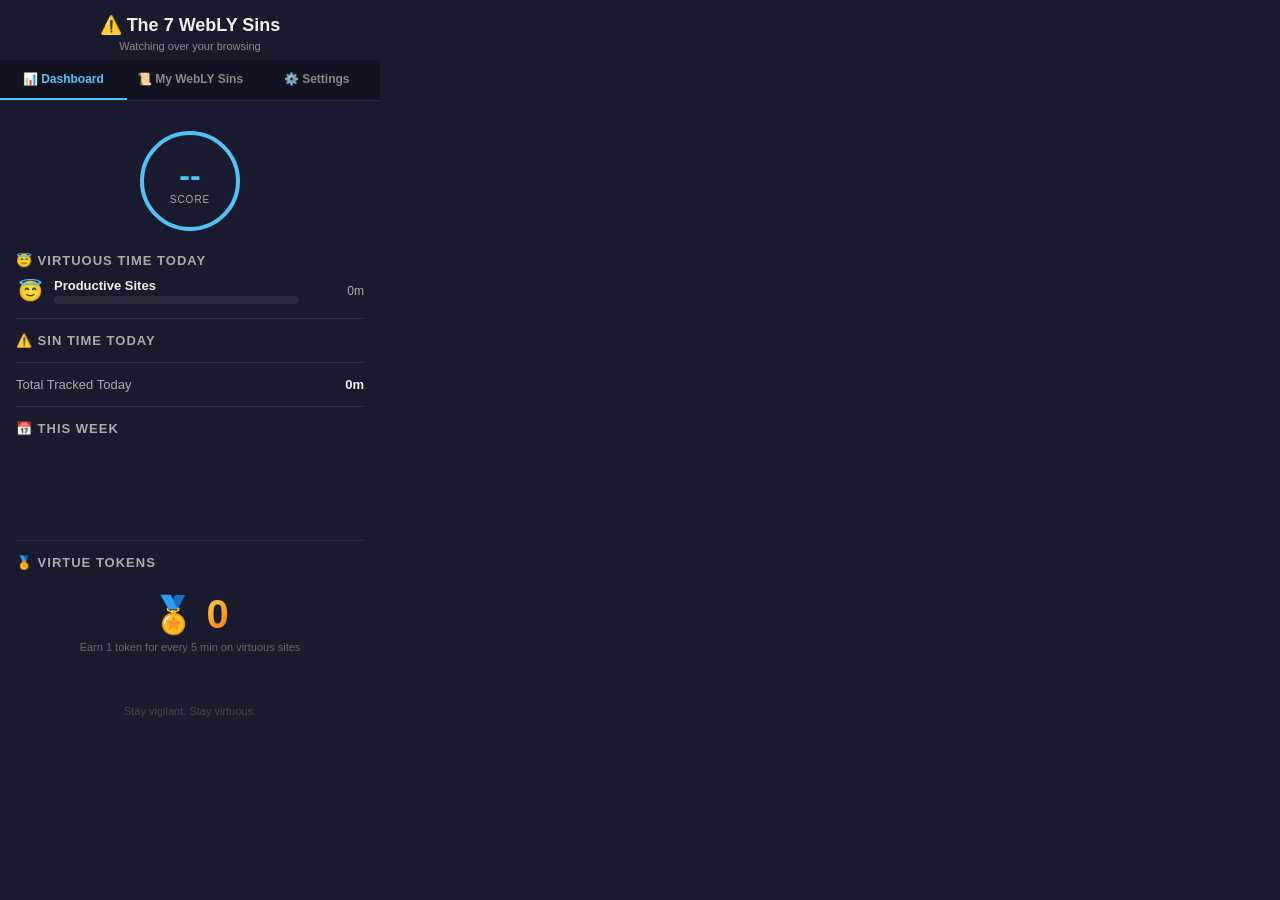
<file: popup.html>
<!DOCTYPE html>
<html>
<head>
  <meta charset="UTF-8">
  <style>
    * { margin: 0; padding: 0; box-sizing: border-box; }
    body {
      width: 380px;
      max-height: 580px;
      font-family: -apple-system, BlinkMacSystemFont, 'Segoe UI', Roboto, sans-serif;
      background: #1a1a2e;
      color: #eee;
      overflow-y: auto;
    }

    /* --- Tabs --- */
    .tab-bar {
      display: flex;
      background: rgba(0,0,0,0.3);
      border-bottom: 1px solid rgba(255,255,255,0.1);
    }
    .tab {
      flex: 1;
      padding: 12px 8px;
      text-align: center;
      font-size: 12px;
      font-weight: 600;
      color: #888;
      cursor: pointer;
      border-bottom: 2px solid transparent;
      transition: all 0.2s;
    }
    .tab.active {
      color: #4fc3f7;
      border-bottom-color: #4fc3f7;
    }

    .tab-content { display: none; padding: 16px; }
    .tab-content.active { display: block; }

    /* --- Header --- */
    .header {
      text-align: center;
      padding: 14px 16px 8px;
    }
    .header h1 { font-size: 18px; margin-bottom: 4px; }
    .header .subtitle { font-size: 11px; color: #888; }

    /* --- Sin Score --- */
    .score-section { text-align: center; margin: 14px 0; }
    .score-circle {
      width: 100px; height: 100px;
      border-radius: 50%;
      display: inline-flex;
      align-items: center; justify-content: center;
      flex-direction: column;
      border: 4px solid #4fc3f7;
      margin-bottom: 8px;
    }
    .score-number { font-size: 32px; font-weight: 800; color: #4fc3f7; }
    .score-label { font-size: 10px; color: #aaa; text-transform: uppercase; letter-spacing: 1px; }
    .score-grade { font-size: 14px; font-weight: 600; margin-top: 4px; }

    /* --- Time Bars --- */
    .time-section h3 {
      font-size: 13px; color: #aaa;
      text-transform: uppercase; letter-spacing: 1px;
      margin-bottom: 10px;
    }
    .time-row {
      display: flex; align-items: center;
      margin-bottom: 8px; gap: 10px;
    }
    .time-emoji { font-size: 20px; width: 28px; text-align: center; }
    .time-info { flex: 1; }
    .time-name { font-size: 13px; font-weight: 600; }
    .time-bar-bg {
      height: 8px; background: rgba(255,255,255,0.08);
      border-radius: 4px; margin-top: 3px; overflow: hidden;
    }
    .time-bar-fill { height: 100%; border-radius: 4px; transition: width 0.5s ease; }
    .time-duration { font-size: 12px; color: #aaa; min-width: 55px; text-align: right; }

    .virtue-row .time-bar-fill { background: linear-gradient(90deg, #66bb6a, #43a047); }
    .sin-row .time-bar-fill { background: linear-gradient(90deg, #ef5350, #c62828); }

    .divider { height: 1px; background: rgba(255,255,255,0.08); margin: 14px 0; }

    .total-row {
      display: flex; justify-content: space-between;
      font-size: 13px; color: #aaa;
    }
    .total-row span:last-child { font-weight: 600; color: #eee; }

    /* --- Week Chart --- */
    .week-chart {
      display: flex; justify-content: space-between;
      align-items: flex-end; height: 80px;
      padding: 0 4px; margin: 10px 0;
    }
    .week-day { display: flex; flex-direction: column; align-items: center; flex: 1; gap: 2px; }
    .week-bars { display: flex; gap: 2px; align-items: flex-end; height: 60px; }
    .week-bar { width: 14px; border-radius: 3px 3px 0 0; min-height: 3px; }
    .week-bar.sin-bar { background: linear-gradient(0deg, #ef5350, #ff7043); }
    .week-bar.virtue-bar { background: linear-gradient(0deg, #66bb6a, #81c784); }
    .week-label { font-size: 10px; color: #888; }

    /* --- Sin Cards --- */
    .sin-card {
      display: flex; align-items: center;
      background: rgba(255,255,255,0.05);
      border-radius: 10px; padding: 10px 12px;
      margin-bottom: 8px; border-left: 3px solid #444;
    }
    .sin-card .emoji { font-size: 24px; margin-right: 12px; }
    .sin-card div:nth-child(2) { flex: 1; }
    .sin-card .name { font-weight: 700; font-size: 14px; }
    .sin-card .virtue { font-size: 11px; color: #888; margin-top: 2px; }
    .sin-card[data-sin="pride"]    { border-left-color: #e1bee7; }
    .sin-card[data-sin="greed"]    { border-left-color: #fff176; }
    .sin-card[data-sin="lust"]     { border-left-color: #ef9a9a; }
    .sin-card[data-sin="envy"]     { border-left-color: #a5d6a7; }
    .sin-card[data-sin="gluttony"] { border-left-color: #ffcc80; }
    .sin-card[data-sin="wrath"]    { border-left-color: #e57373; }
    .sin-card[data-sin="sloth"]    { border-left-color: #90caf9; }

    /* --- Frequency Dropdown --- */
    .sin-freq-select {
      padding: 3px 4px; font-size: 11px;
      background: rgba(255,255,255,0.08); color: #eee;
      border: 1px solid rgba(255,255,255,0.15); border-radius: 6px;
      outline: none; cursor: pointer; margin-right: 8px;
      width: auto;
    }
    .sin-freq-select:disabled {
      opacity: 0.4; cursor: not-allowed;
    }

    /* --- Settings --- */
    .setting-group { margin-bottom: 16px; }
    .setting-group h3 {
      font-size: 13px; color: #aaa;
      text-transform: uppercase; letter-spacing: 1px;
      margin-bottom: 8px;
    }
    .setting-row {
      display: flex; align-items: center;
      justify-content: space-between; padding: 7px 0;
    }
    .setting-row label { font-size: 14px; display: flex; align-items: center; gap: 8px; }
    .toggle-switch { position: relative; width: 42px; height: 24px; flex-shrink: 0; }
    .toggle-switch input { opacity: 0; width: 0; height: 0; }
    .slider {
      position: absolute; inset: 0; background: #444;
      border-radius: 24px; cursor: pointer; transition: 0.3s;
    }
    .slider::before {
      content: ''; position: absolute;
      width: 18px; height: 18px; left: 3px; bottom: 3px;
      background: #fff; border-radius: 50%; transition: 0.3s;
    }
    .toggle-switch input:checked + .slider { background: #4fc3f7; }
    .toggle-switch input:checked + .slider::before { transform: translateX(18px); }

    /* --- Emoji Picker --- */
    .emoji-picker-row {
      display: flex; align-items: center; padding: 6px 0; gap: 8px;
    }
    .emoji-picker-row label { font-size: 14px; flex: 1; display: flex; align-items: center; gap: 8px; }
    .emoji-input {
      width: 50px; padding: 6px; text-align: center; font-size: 20px;
      background: rgba(255,255,255,0.08); border: 1px solid rgba(255,255,255,0.15);
      border-radius: 8px; color: #fff; outline: none;
    }
    .emoji-input:focus { border-color: #4fc3f7; }

    /* --- Whitelist --- */
    .whitelist-input-row {
      display: flex; gap: 8px; margin-bottom: 10px;
    }
    .whitelist-input {
      flex: 1; padding: 8px 10px; font-size: 13px;
      background: rgba(255,255,255,0.08); border: 1px solid rgba(255,255,255,0.15);
      border-radius: 8px; color: #fff; outline: none;
    }
    .whitelist-input::placeholder { color: #666; }
    .whitelist-input:focus { border-color: #4fc3f7; }
    .btn-add-site {
      background: #4fc3f7; color: #1a1a2e; border: none;
      padding: 8px 14px; border-radius: 8px; font-size: 13px;
      font-weight: 700; cursor: pointer; white-space: nowrap;
    }
    .whitelist-item {
      display: flex; align-items: center; justify-content: space-between;
      padding: 6px 10px; margin-bottom: 4px;
      background: rgba(255,255,255,0.05); border-radius: 6px;
    }
    .whitelist-item span { font-size: 13px; color: #ccc; }
    .btn-remove-site {
      background: none; border: none; color: #ef5350;
      font-size: 16px; cursor: pointer; padding: 0 4px;
    }

    /* --- Premium Banner --- */
    .premium-banner {
      background: linear-gradient(135deg, #1a237e, #4a148c);
      border-radius: 12px; padding: 14px;
      text-align: center; margin-bottom: 14px;
      border: 1px solid rgba(255,255,255,0.1);
    }
    .premium-banner h3 { font-size: 15px; margin-bottom: 6px; color: #fff; }
    .premium-banner p { font-size: 12px; color: #bbb; margin-bottom: 10px; }
    .btn-premium {
      background: linear-gradient(135deg, #ffd54f, #ff6f00);
      color: #1a1a2e; border: none; padding: 10px 24px;
      border-radius: 8px; font-size: 13px; font-weight: 700; cursor: pointer;
    }
    .license-input-row {
      display: flex; gap: 6px; margin-top: 10px; justify-content: center;
    }
    .license-input {
      width: 200px; padding: 8px 10px; font-size: 13px; font-family: monospace;
      background: rgba(255,255,255,0.1); border: 1px solid rgba(255,255,255,0.2);
      border-radius: 6px; color: #fff; text-align: center; letter-spacing: 1px;
      outline: none;
    }
    .license-input::placeholder { color: #555; letter-spacing: 0; font-family: -apple-system, sans-serif; }
    .license-input:focus { border-color: #ffd54f; }
    .btn-activate {
      background: linear-gradient(135deg, #ffd54f, #ff6f00);
      color: #1a1a2e; border: none; padding: 8px 14px;
      border-radius: 6px; font-size: 12px; font-weight: 700; cursor: pointer;
    }
    .license-error { font-size: 11px; color: #ef5350; margin-top: 6px; display: none; }
    .license-success { font-size: 11px; color: #66bb6a; margin-top: 6px; display: none; }
    }
    .premium-banner h3 { font-size: 15px; margin-bottom: 6px; color: #fff; }
    .premium-banner p { font-size: 12px; color: #bbb; margin-bottom: 10px; }
    .btn-premium {
      background: linear-gradient(135deg, #ffd54f, #ff6f00);
      color: #1a1a2e; border: none; padding: 10px 24px;
      border-radius: 8px; font-size: 13px; font-weight: 700; cursor: pointer;
    }

    .premium-badge {
      display: inline-block; font-size: 9px;
      background: linear-gradient(135deg, #ffd54f, #ff6f00);
      color: #1a1a2e; padding: 2px 6px; border-radius: 4px;
      font-weight: 700; margin-left: 6px; vertical-align: middle;
    }

    .premium-locked {
      opacity: 0.45;
      pointer-events: none;
      user-select: none;
    }

    .btn-manage-sub {
      background: rgba(255,255,255,0.08);
      color: #aaa; border: 1px solid rgba(255,255,255,0.15);
      padding: 10px 24px; border-radius: 8px;
      font-size: 13px; font-weight: 600; cursor: pointer;
      transition: all 0.2s;
    }
    .btn-manage-sub:hover { background: rgba(255,255,255,0.12); color: #fff; }

    .no-data { text-align: center; padding: 24px 16px; color: #666; font-size: 14px; }

    /* --- Virtue Tokens --- */
    .token-summary {
      text-align: center; padding: 12px 0;
    }
    .token-total {
      display: flex; align-items: center; justify-content: center; gap: 10px;
    }
    .token-coin { font-size: 36px; }
    .token-count {
      font-size: 40px; font-weight: 800;
      background: linear-gradient(135deg, #ffd54f, #ff6f00);
      -webkit-background-clip: text; -webkit-text-fill-color: transparent;
    }
    .token-subtitle { font-size: 11px; color: #666; margin-top: 4px; }
    .token-log-item {
      display: flex; align-items: center; justify-content: space-between;
      padding: 6px 10px; margin-bottom: 3px;
      background: rgba(255,255,255,0.04); border-radius: 6px;
    }
    .token-log-left { display: flex; align-items: center; gap: 8px; }
    .token-log-site { font-size: 13px; color: #ccc; }
    .token-log-virtue { font-size: 11px; color: #4fc3f7; }
    .token-log-time { font-size: 11px; color: #555; }
    .token-log-more {
      text-align: center; font-size: 12px; color: #666;
      padding: 6px; cursor: pointer;
    }
    .token-log-more:hover { color: #4fc3f7; }
    .btn-share {
      display: block; width: 100%; margin-top: 10px; padding: 10px;
      background: #1877f2; color: #fff; border: none;
      border-radius: 8px; font-size: 13px; font-weight: 700;
      cursor: pointer; text-align: center;
    }
    .btn-share:hover { background: #166fe5; }

    /* --- Token Icon Picker --- */
    .token-icon-grid {
      display: flex; flex-wrap: wrap; gap: 6px; margin-top: 8px;
    }
    .token-icon-option {
      width: 40px; height: 40px; display: flex; align-items: center;
      justify-content: center; font-size: 22px; border-radius: 8px;
      background: rgba(255,255,255,0.06); border: 2px solid transparent;
      cursor: pointer; transition: 0.2s;
    }
    .token-icon-option:hover { background: rgba(255,255,255,0.12); }
    .token-icon-option.selected {
      border-color: #ffd54f; background: rgba(255,213,79,0.15);
    }

    .footer { text-align: center; padding: 12px; font-size: 11px; color: #444; }
  </style>
</head>
<body>

  <div class="header">
    <h1>⚠️ The 7 WebLY Sins</h1>
    <p class="subtitle">Watching over your browsing</p>
  </div>

  <div class="tab-bar">
    <div class="tab active" data-tab="dashboard">📊 Dashboard</div>
    <div class="tab" data-tab="sins">📜 My WebLY Sins</div>
    <div class="tab" data-tab="settings">⚙️ Settings</div>
  </div>

  <!-- ============ DASHBOARD TAB ============ -->
  <div id="tab-dashboard" class="tab-content active">
    <div id="premium-gate" class="premium-banner" style="display:none;">
      <h3>🔓 Unlock Premium</h3>
      <p>Get time tracking, sin scores, weekly reports, rotating emojis, and custom emojis!</p>
      <button class="btn-premium" id="btn-unlock">Get Premium</button>
      <div class="license-success" id="premium-status-message" style="display:none; margin-top:8px;">Checking payment status...</div>
    </div>

    <div id="dashboard-content">
      <div class="score-section">
        <div class="score-circle" id="score-circle">
          <div class="score-number" id="sin-score">--</div>
          <div class="score-label">Score</div>
        </div>
        <div class="score-grade" id="score-grade"></div>
      </div>

      <div class="time-section">
        <h3>😇 Virtuous Time Today</h3>
        <div class="time-row virtue-row">
          <span class="time-emoji">😇</span>
          <div class="time-info">
            <div class="time-name">Productive Sites</div>
            <div class="time-bar-bg"><div class="time-bar-fill" id="virtue-bar" style="width:0%"></div></div>
          </div>
          <span class="time-duration" id="virtue-duration">0m</span>
        </div>
      </div>

      <div class="divider"></div>

      <div class="time-section">
        <h3>⚠️ Sin Time Today</h3>
        <div id="sin-time-list"></div>
      </div>

      <div class="divider"></div>

      <div class="total-row">
        <span>Total Tracked Today</span>
        <span id="total-time">0m</span>
      </div>

      <div class="divider"></div>

      <div class="time-section">
        <h3>📅 This Week</h3>
        <div class="week-chart" id="week-chart"></div>
      </div>

      <div class="divider"></div>

      <!-- VIRTUE TOKENS -->
      <div class="time-section">
        <h3><span id="token-header-icon">🏅</span> Virtue Tokens</h3>
        <div class="token-summary">
          <div class="token-total">
            <span class="token-coin" id="token-display-icon">🏅</span>
            <span class="token-count" id="token-count">0</span>
          </div>
          <p class="token-subtitle">Earn 1 token for every 5 min on virtuous sites</p>
        </div>
        <div id="token-log"></div>
        <button class="btn-share" id="btn-share-tokens" style="display:none;">📤 Share on Facebook</button>
      </div>
    </div>
  </div>

  <!-- ============ SINS TAB ============ -->
  <div id="tab-sins" class="tab-content">
    <p style="font-size:13px; color:#aaa; text-align:center; margin-bottom:12px;">Choose Your Sins To Monitor</p>
    <div id="sins-premium-notice" style="display:none;">
      <p style="font-size:12px; color:#bbb; margin-bottom:14px; text-align:center;">🔒 Choose which sins to monitor with <a href="#" id="premium-link-sins" style="color:#ffd54f; font-weight:700; text-decoration:underline; cursor:pointer;">Premium</a></p>
    </div>
    <div class="sin-card" data-sin="pride">
      <span class="emoji">👑</span>
      <div><div class="name">Pride</div><div class="virtue">Counter with: Humility</div></div>
      <select class="sin-freq-select" data-sin="pride" disabled><option value="1" disabled selected hidden>Frequency</option><option value="1">Every page</option><option value="2">Every 2 pages</option><option value="3">Every 3 pages</option><option value="4">Every 4 pages</option><option value="5">Every 5 pages</option></select>
      <label class="toggle-switch"><input type="checkbox" class="sin-toggle" data-sin="pride" checked><span class="slider"></span></label>
    </div>
    <div class="sin-card" data-sin="greed">
      <span class="emoji">💰</span>
      <div><div class="name">Greed</div><div class="virtue">Counter with: Generosity</div></div>
      <select class="sin-freq-select" data-sin="greed" disabled><option value="1" disabled selected hidden>Frequency</option><option value="1">Every page</option><option value="2">Every 2 pages</option><option value="3">Every 3 pages</option><option value="4">Every 4 pages</option><option value="5">Every 5 pages</option></select>
      <label class="toggle-switch"><input type="checkbox" class="sin-toggle" data-sin="greed" checked><span class="slider"></span></label>
    </div>
    <div class="sin-card" data-sin="lust">
      <span class="emoji">🔥</span>
      <div><div class="name">Lust</div><div class="virtue">Counter with: Chastity</div></div>
      <select class="sin-freq-select" data-sin="lust" disabled><option value="1" disabled selected hidden>Frequency</option><option value="1">Every page</option><option value="2">Every 2 pages</option><option value="3">Every 3 pages</option><option value="4">Every 4 pages</option><option value="5">Every 5 pages</option></select>
      <label class="toggle-switch"><input type="checkbox" class="sin-toggle" data-sin="lust" checked><span class="slider"></span></label>
    </div>
    <div class="sin-card" data-sin="envy">
      <span class="emoji">💚</span>
      <div><div class="name">Envy</div><div class="virtue">Counter with: Kindness</div></div>
      <select class="sin-freq-select" data-sin="envy" disabled><option value="1" disabled selected hidden>Frequency</option><option value="1">Every page</option><option value="2">Every 2 pages</option><option value="3">Every 3 pages</option><option value="4">Every 4 pages</option><option value="5">Every 5 pages</option></select>
      <label class="toggle-switch"><input type="checkbox" class="sin-toggle" data-sin="envy" checked><span class="slider"></span></label>
    </div>
    <div class="sin-card" data-sin="gluttony">
      <span class="emoji">🍔</span>
      <div><div class="name">Gluttony</div><div class="virtue">Counter with: Temperance</div></div>
      <select class="sin-freq-select" data-sin="gluttony" disabled><option value="1" disabled selected hidden>Frequency</option><option value="1">Every page</option><option value="2">Every 2 pages</option><option value="3">Every 3 pages</option><option value="4">Every 4 pages</option><option value="5">Every 5 pages</option></select>
      <label class="toggle-switch"><input type="checkbox" class="sin-toggle" data-sin="gluttony" checked><span class="slider"></span></label>
    </div>
    <div class="sin-card" data-sin="wrath">
      <span class="emoji">😡</span>
      <div><div class="name">Wrath</div><div class="virtue">Counter with: Patience</div></div>
      <select class="sin-freq-select" data-sin="wrath" disabled><option value="1" disabled selected hidden>Frequency</option><option value="1">Every page</option><option value="2">Every 2 pages</option><option value="3">Every 3 pages</option><option value="4">Every 4 pages</option><option value="5">Every 5 pages</option></select>
      <label class="toggle-switch"><input type="checkbox" class="sin-toggle" data-sin="wrath" checked><span class="slider"></span></label>
    </div>
    <div class="sin-card" data-sin="sloth">
      <span class="emoji">🦥</span>
      <div><div class="name">Sloth</div><div class="virtue">Counter with: Diligence</div></div>
      <select class="sin-freq-select" data-sin="sloth" disabled><option value="1" disabled selected hidden>Frequency</option><option value="1">Every page</option><option value="2">Every 2 pages</option><option value="3">Every 3 pages</option><option value="4">Every 4 pages</option><option value="5">Every 5 pages</option></select>
      <label class="toggle-switch"><input type="checkbox" class="sin-toggle" data-sin="sloth" checked><span class="slider"></span></label>
    </div>
  </div>

  <!-- ============ SETTINGS TAB ============ -->
  <div id="tab-settings" class="tab-content">

    <div class="setting-group">
      <h3>General</h3>
      <div class="setting-row">
        <label>Show warnings on pages</label>
        <label class="toggle-switch">
          <input type="checkbox" id="toggle-enabled" checked>
          <span class="slider"></span>
        </label>
      </div>
    </div>

    <div id="premium-banner-style-section" class="setting-group">
      <h3>Banner Style <span class="premium-badge">PRO</span></h3>
      <p style="font-size:11px; color:#666; margin-bottom:10px;">Choose how your sin & virtue banners look.</p>
      <div id="banner-style-options" style="display:flex; flex-direction:column; gap:8px;">
        <label class="banner-style-option" style="display:flex; align-items:center; gap:10px; padding:10px 12px; background:rgba(255,255,255,0.05); border-radius:10px; cursor:pointer; border:2px solid transparent; transition:border-color 0.2s;">
          <input type="radio" name="bannerStyle" value="default" checked style="display:none;">
          <span style="font-size:22px;">🎨</span>
          <div>
            <div style="font-size:14px; font-weight:600;">Default</div>
            <div style="font-size:11px; color:#888;">Classic look with colored background</div>
          </div>
        </label>
        <label class="banner-style-option" style="display:flex; align-items:center; gap:10px; padding:10px 12px; background:rgba(255,255,255,0.05); border-radius:10px; cursor:pointer; border:2px solid transparent; transition:border-color 0.2s;">
          <input type="radio" name="bannerStyle" value="scroll" style="display:none;">
          <span style="font-size:22px;">📜</span>
          <div>
            <div style="font-size:14px; font-weight:600;">Scroll</div>
            <div style="font-size:11px; color:#888;">Ancient parchment with scroll bars</div>
          </div>
        </label>
        <label class="banner-style-option" style="display:flex; align-items:center; gap:10px; padding:10px 12px; background:rgba(255,255,255,0.05); border-radius:10px; cursor:pointer; border:2px solid transparent; transition:border-color 0.2s;">
          <input type="radio" name="bannerStyle" value="video" style="display:none;">
          <span style="font-size:22px;">📺</span>
          <div>
            <div style="font-size:14px; font-weight:600;">Video Screen</div>
            <div style="font-size:11px; color:#888;">Retro CRT monitor with scanlines</div>
          </div>
        </label>
        <label class="banner-style-option" style="display:flex; align-items:center; gap:10px; padding:10px 12px; background:rgba(255,255,255,0.05); border-radius:10px; cursor:pointer; border:2px solid transparent; transition:border-color 0.2s;">
          <input type="radio" name="bannerStyle" value="neon" style="display:none;">
          <span style="font-size:22px;">💡</span>
          <div>
            <div style="font-size:14px; font-weight:600;">Neon Light</div>
            <div style="font-size:11px; color:#888;">Glowing neon outline, black center</div>
          </div>
        </label>
      </div>
    </div>

    <div id="video-color-section" class="setting-group" style="display:none;">
      <h3>📺 Video Screen Sin Text Color</h3>
      <p style="font-size:11px; color:#666; margin-bottom:10px;">Choose the text color for sin warning banners.</p>
      <div id="video-color-options" style="display:flex; gap:8px; flex-wrap:wrap;">
        <div class="color-option video-text-color" data-color="#00ff41" style="width:40px; height:40px; border-radius:8px; background:#00ff41; cursor:pointer; border:2px solid transparent;" title="Green (default)"></div>
        <div class="color-option video-text-color" data-color="#ff4136" style="width:40px; height:40px; border-radius:8px; background:#ff4136; cursor:pointer; border:2px solid transparent;" title="Red"></div>
        <div class="color-option video-text-color" data-color="#00bfff" style="width:40px; height:40px; border-radius:8px; background:#00bfff; cursor:pointer; border:2px solid transparent;" title="Cyan"></div>
        <div class="color-option video-text-color" data-color="#ffd54f" style="width:40px; height:40px; border-radius:8px; background:#ffd54f; cursor:pointer; border:2px solid transparent;" title="Amber"></div>
        <div class="color-option video-text-color" data-color="#ff6fff" style="width:40px; height:40px; border-radius:8px; background:#ff6fff; cursor:pointer; border:2px solid transparent;" title="Pink"></div>
        <div class="color-option video-text-color" data-color="#ffffff" style="width:40px; height:40px; border-radius:8px; background:#ffffff; cursor:pointer; border:2px solid transparent;" title="White"></div>
      </div>
      <label style="font-size:13px; font-weight:600; margin-top:14px; margin-bottom:6px; display:block;">😇 VIRTUE TEXT COLOR</label>
      <p style="font-size:11px; color:#666; margin-bottom:10px;">Choose the text color for virtue praise banners.</p>
      <div id="video-virtue-color-options" style="display:flex; gap:8px; flex-wrap:wrap;">
        <div class="color-option video-virtue-color" data-color="#00ff41" style="width:40px; height:40px; border-radius:8px; background:#00ff41; cursor:pointer; border:2px solid transparent;" title="Green (default)"></div>
        <div class="color-option video-virtue-color" data-color="#00bfff" style="width:40px; height:40px; border-radius:8px; background:#00bfff; cursor:pointer; border:2px solid transparent;" title="Cyan"></div>
        <div class="color-option video-virtue-color" data-color="#ffd54f" style="width:40px; height:40px; border-radius:8px; background:#ffd54f; cursor:pointer; border:2px solid transparent;" title="Amber"></div>
        <div class="color-option video-virtue-color" data-color="#ff6fff" style="width:40px; height:40px; border-radius:8px; background:#ff6fff; cursor:pointer; border:2px solid transparent;" title="Pink"></div>
        <div class="color-option video-virtue-color" data-color="#ffffff" style="width:40px; height:40px; border-radius:8px; background:#ffffff; cursor:pointer; border:2px solid transparent;" title="White"></div>
        <div class="color-option video-virtue-color" data-color="#66bb6a" style="width:40px; height:40px; border-radius:8px; background:#66bb6a; cursor:pointer; border:2px solid transparent;" title="Soft Green"></div>
      </div>
    </div>

    <div id="neon-color-section" class="setting-group" style="display:none;">
      <h3>💡 Neon Sin Edge Color</h3>
      <p style="font-size:11px; color:#666; margin-bottom:10px;">Choose the glow color for sin warning banners.</p>
      <div id="neon-color-options" style="display:flex; gap:8px; flex-wrap:wrap;">
        <div class="color-option neon-edge-color" data-color="#ff3333" style="width:40px; height:40px; border-radius:8px; background:#ff3333; cursor:pointer; border:2px solid transparent;" title="Red"></div>
        <div class="color-option neon-edge-color" data-color="#33ff66" style="width:40px; height:40px; border-radius:8px; background:#33ff66; cursor:pointer; border:2px solid transparent;" title="Green"></div>
        <div class="color-option neon-edge-color" data-color="#3399ff" style="width:40px; height:40px; border-radius:8px; background:#3399ff; cursor:pointer; border:2px solid transparent;" title="Blue"></div>
        <div class="color-option neon-edge-color" data-color="#ff66ff" style="width:40px; height:40px; border-radius:8px; background:#ff66ff; cursor:pointer; border:2px solid transparent;" title="Pink"></div>
        <div class="color-option neon-edge-color" data-color="#ffd54f" style="width:40px; height:40px; border-radius:8px; background:#ffd54f; cursor:pointer; border:2px solid transparent;" title="Gold"></div>
        <div class="color-option neon-edge-color" data-color="#00ffff" style="width:40px; height:40px; border-radius:8px; background:#00ffff; cursor:pointer; border:2px solid transparent;" title="Cyan"></div>
        <div class="color-option neon-edge-color" data-color="#ff6600" style="width:40px; height:40px; border-radius:8px; background:#ff6600; cursor:pointer; border:2px solid transparent;" title="Orange"></div>
        <div class="color-option neon-edge-color" data-color="#ffffff" style="width:40px; height:40px; border-radius:8px; background:#ffffff; cursor:pointer; border:2px solid transparent;" title="White"></div>
      </div>
      <label style="font-size:13px; font-weight:600; margin-top:14px; margin-bottom:6px; display:block;">😇 VIRTUE NEON OUTLINE COLOR</label>
      <p style="font-size:11px; color:#666; margin-bottom:10px;">Choose the glow color for virtue praise banners.</p>
      <div id="neon-virtue-color-options" style="display:flex; gap:8px; flex-wrap:wrap;">
        <div class="color-option neon-virtue-color" data-color="#33ff66" style="width:40px; height:40px; border-radius:8px; background:#33ff66; cursor:pointer; border:2px solid transparent;" title="Green (default)"></div>
        <div class="color-option neon-virtue-color" data-color="#3399ff" style="width:40px; height:40px; border-radius:8px; background:#3399ff; cursor:pointer; border:2px solid transparent;" title="Blue"></div>
        <div class="color-option neon-virtue-color" data-color="#ffd54f" style="width:40px; height:40px; border-radius:8px; background:#ffd54f; cursor:pointer; border:2px solid transparent;" title="Gold"></div>
        <div class="color-option neon-virtue-color" data-color="#00ffff" style="width:40px; height:40px; border-radius:8px; background:#00ffff; cursor:pointer; border:2px solid transparent;" title="Cyan"></div>
        <div class="color-option neon-virtue-color" data-color="#ff66ff" style="width:40px; height:40px; border-radius:8px; background:#ff66ff; cursor:pointer; border:2px solid transparent;" title="Pink"></div>
        <div class="color-option neon-virtue-color" data-color="#ffffff" style="width:40px; height:40px; border-radius:8px; background:#ffffff; cursor:pointer; border:2px solid transparent;" title="White"></div>
        <div class="color-option neon-virtue-color" data-color="#ff6600" style="width:40px; height:40px; border-radius:8px; background:#ff6600; cursor:pointer; border:2px solid transparent;" title="Orange"></div>
        <div class="color-option neon-virtue-color" data-color="#ff3333" style="width:40px; height:40px; border-radius:8px; background:#ff3333; cursor:pointer; border:2px solid transparent;" title="Red"></div>
      </div>
    </div>

    <div id="premium-colors-section" class="setting-group">
      <h3>Banner Colors</h3>
      <p style="font-size:11px; color:#666; margin-bottom:10px;">Choose colors for warning and praise banners.</p>

      <label style="font-size:13px; font-weight:600; margin-bottom:6px; display:block;">⚠️ WARNING COLOR</label>
      <div id="warning-color-options" style="display:flex; gap:8px; flex-wrap:wrap; margin-bottom:14px;">
        <div class="color-option warning-color" data-color="rgba(200, 35, 25, 0.95)" style="width:40px; height:40px; border-radius:8px; background:rgba(200,35,25,0.95); cursor:pointer; border:2px solid transparent;"></div>
        <div class="color-option warning-color" data-color="rgba(180, 60, 0, 0.95)" style="width:40px; height:40px; border-radius:8px; background:rgba(180,60,0,0.95); cursor:pointer; border:2px solid transparent;"></div>
        <div class="color-option warning-color" data-color="rgba(140, 20, 60, 0.95)" style="width:40px; height:40px; border-radius:8px; background:rgba(140,20,60,0.95); cursor:pointer; border:2px solid transparent;"></div>
        <div class="color-option warning-color" data-color="rgba(100, 0, 0, 0.95)" style="width:40px; height:40px; border-radius:8px; background:rgba(100,0,0,0.95); cursor:pointer; border:2px solid transparent;"></div>
        <div class="color-option warning-color" data-color="rgba(60, 20, 80, 0.95)" style="width:40px; height:40px; border-radius:8px; background:rgba(60,20,80,0.95); cursor:pointer; border:2px solid transparent;"></div>
        <div class="color-option warning-color" data-color="rgba(30, 30, 30, 0.95)" style="width:40px; height:40px; border-radius:8px; background:rgba(30,30,30,0.95); cursor:pointer; border:2px solid transparent;"></div>
      </div>

      <label style="font-size:13px; font-weight:600; margin-bottom:6px; display:block;">😇 VIRTUE PRAISE COLOR</label>
      <div id="praise-color-options" style="display:flex; gap:8px; flex-wrap:wrap; margin-bottom:14px;">
        <div class="color-option praise-color" data-color="rgba(50, 80, 55, 0.95)" style="width:40px; height:40px; border-radius:8px; background:rgba(50,80,55,0.95); cursor:pointer; border:2px solid transparent;"></div>
        <div class="color-option praise-color" data-color="rgba(20, 100, 60, 0.95)" style="width:40px; height:40px; border-radius:8px; background:rgba(20,100,60,0.95); cursor:pointer; border:2px solid transparent;"></div>
        <div class="color-option praise-color" data-color="rgba(0, 80, 120, 0.95)" style="width:40px; height:40px; border-radius:8px; background:rgba(0,80,120,0.95); cursor:pointer; border:2px solid transparent;"></div>
        <div class="color-option praise-color" data-color="rgba(25, 50, 100, 0.95)" style="width:40px; height:40px; border-radius:8px; background:rgba(25,50,100,0.95); cursor:pointer; border:2px solid transparent;"></div>
        <div class="color-option praise-color" data-color="rgba(80, 60, 120, 0.95)" style="width:40px; height:40px; border-radius:8px; background:rgba(80,60,120,0.95); cursor:pointer; border:2px solid transparent;"></div>
        <div class="color-option praise-color" data-color="rgba(30, 30, 30, 0.95)" style="width:40px; height:40px; border-radius:8px; background:rgba(30,30,30,0.95); cursor:pointer; border:2px solid transparent;"></div>
      </div>
    </div>

    <div id="premium-font-section" class="setting-group">
      <h3>Message Font</h3>
      <p style="font-size:11px; color:#666; margin-bottom:8px;">Choose a font for sin & virtue banner messages.</p>
      <select id="font-select" style="
        width:100%; padding:10px 12px; font-size:14px;
        background:rgba(255,255,255,0.08); color:#eee;
        border:1px solid rgba(255,255,255,0.15); border-radius:8px; outline:none;
        cursor:pointer;
      ">
        <option value="default" style="font-family:-apple-system,sans-serif">System Default</option>
        <option value="Georgia, serif" style="font-family:Georgia,serif">Georgia</option>
        <option value="'Courier New', monospace" style="font-family:'Courier New',monospace">Courier New</option>
        <option value="'Times New Roman', serif" style="font-family:'Times New Roman',serif">Times New Roman</option>
        <option value="Verdana, sans-serif" style="font-family:Verdana,sans-serif">Verdana</option>
        <option value="'Trebuchet MS', sans-serif" style="font-family:'Trebuchet MS',sans-serif">Trebuchet MS</option>
        <option value="Impact, sans-serif" style="font-family:Impact,sans-serif">Impact</option>
        <option value="'Comic Sans MS', cursive" style="font-family:'Comic Sans MS',cursive">Comic Sans MS</option>
      </select>
      <div id="font-preview" style="
        margin-top:10px; padding:12px; border-radius:8px;
        background:rgba(200,35,25,0.6); font-size:14px; color:#ddd; line-height:1.5;
      ">Preview: This looks like a fun store with lots of cool stuff!</div>
    </div>

    <div id="premium-flash-section" class="setting-group">
      <h3>Flashing Banner</h3>
      <p style="font-size:11px; color:#666; margin-bottom:8px;">Make banners flash to grab your attention.</p>
      <div class="setting-row">
        <label for="toggle-flash">Enable flashing banners</label>
        <label class="toggle-switch">
          <input type="checkbox" id="toggle-flash">
          <span class="slider"></span>
        </label>
      </div>
    </div>

    <div id="premium-emoji-section" class="setting-group">
      <h3>Custom Emojis</h3>
      <p style="font-size:11px; color:#666; margin-bottom:8px;">Set your own emoji for each sin. Leave blank for rotating emojis.</p>
      <div class="emoji-picker-row"><label>Pride</label><input type="text" class="emoji-input" data-sin="pride" maxlength="2" placeholder="👑"></div>
      <div class="emoji-picker-row"><label>Greed</label><input type="text" class="emoji-input" data-sin="greed" maxlength="2" placeholder="💰"></div>
      <div class="emoji-picker-row"><label>Lust</label><input type="text" class="emoji-input" data-sin="lust" maxlength="2" placeholder="🔥"></div>
      <div class="emoji-picker-row"><label>Envy</label><input type="text" class="emoji-input" data-sin="envy" maxlength="2" placeholder="💚"></div>
      <div class="emoji-picker-row"><label>Gluttony</label><input type="text" class="emoji-input" data-sin="gluttony" maxlength="2" placeholder="🍔"></div>
      <div class="emoji-picker-row"><label>Wrath</label><input type="text" class="emoji-input" data-sin="wrath" maxlength="2" placeholder="😡"></div>
      <div class="emoji-picker-row"><label>Sloth</label><input type="text" class="emoji-input" data-sin="sloth" maxlength="2" placeholder="🦥"></div>
    </div>

    <div id="premium-token-icon-section" class="setting-group">
      <h3>Virtue Token Icon</h3>
      <p style="font-size:11px; color:#666; margin-bottom:8px;">Choose the icon that represents your virtue tokens.</p>
      <div class="token-icon-grid" id="token-icon-grid"></div>
    </div>

    <div id="premium-whitelist-section" class="setting-group">
      <h3>Exempt Websites</h3>
      <p style="font-size:11px; color:#666; margin-bottom:8px;">Sites listed here won't trigger sin warnings. Enter the domain (e.g. amazon.com).</p>
      <div class="whitelist-input-row">
        <input type="text" id="whitelist-input" class="whitelist-input" placeholder="e.g. amazon.com">
        <button class="btn-add-site" id="btn-add-site">+ Add</button>
      </div>
      <div id="whitelist-list"></div>
    </div>
  </div>

  <!-- Premium / Manage Subscription -->
  <div id="premium-action-section" style="text-align:center; padding:8px 16px 4px;">
    <button class="btn-manage-sub" id="btn-manage-sub" style="display:none; width:100%;">⚙️ Manage Subscription</button>
  </div>

  <p class="footer">Stay vigilant. Stay virtuous.</p>

  <script src="ExtPay.js"></script>
  <script src="popup.js"></script>
</body>
</html>
</file>
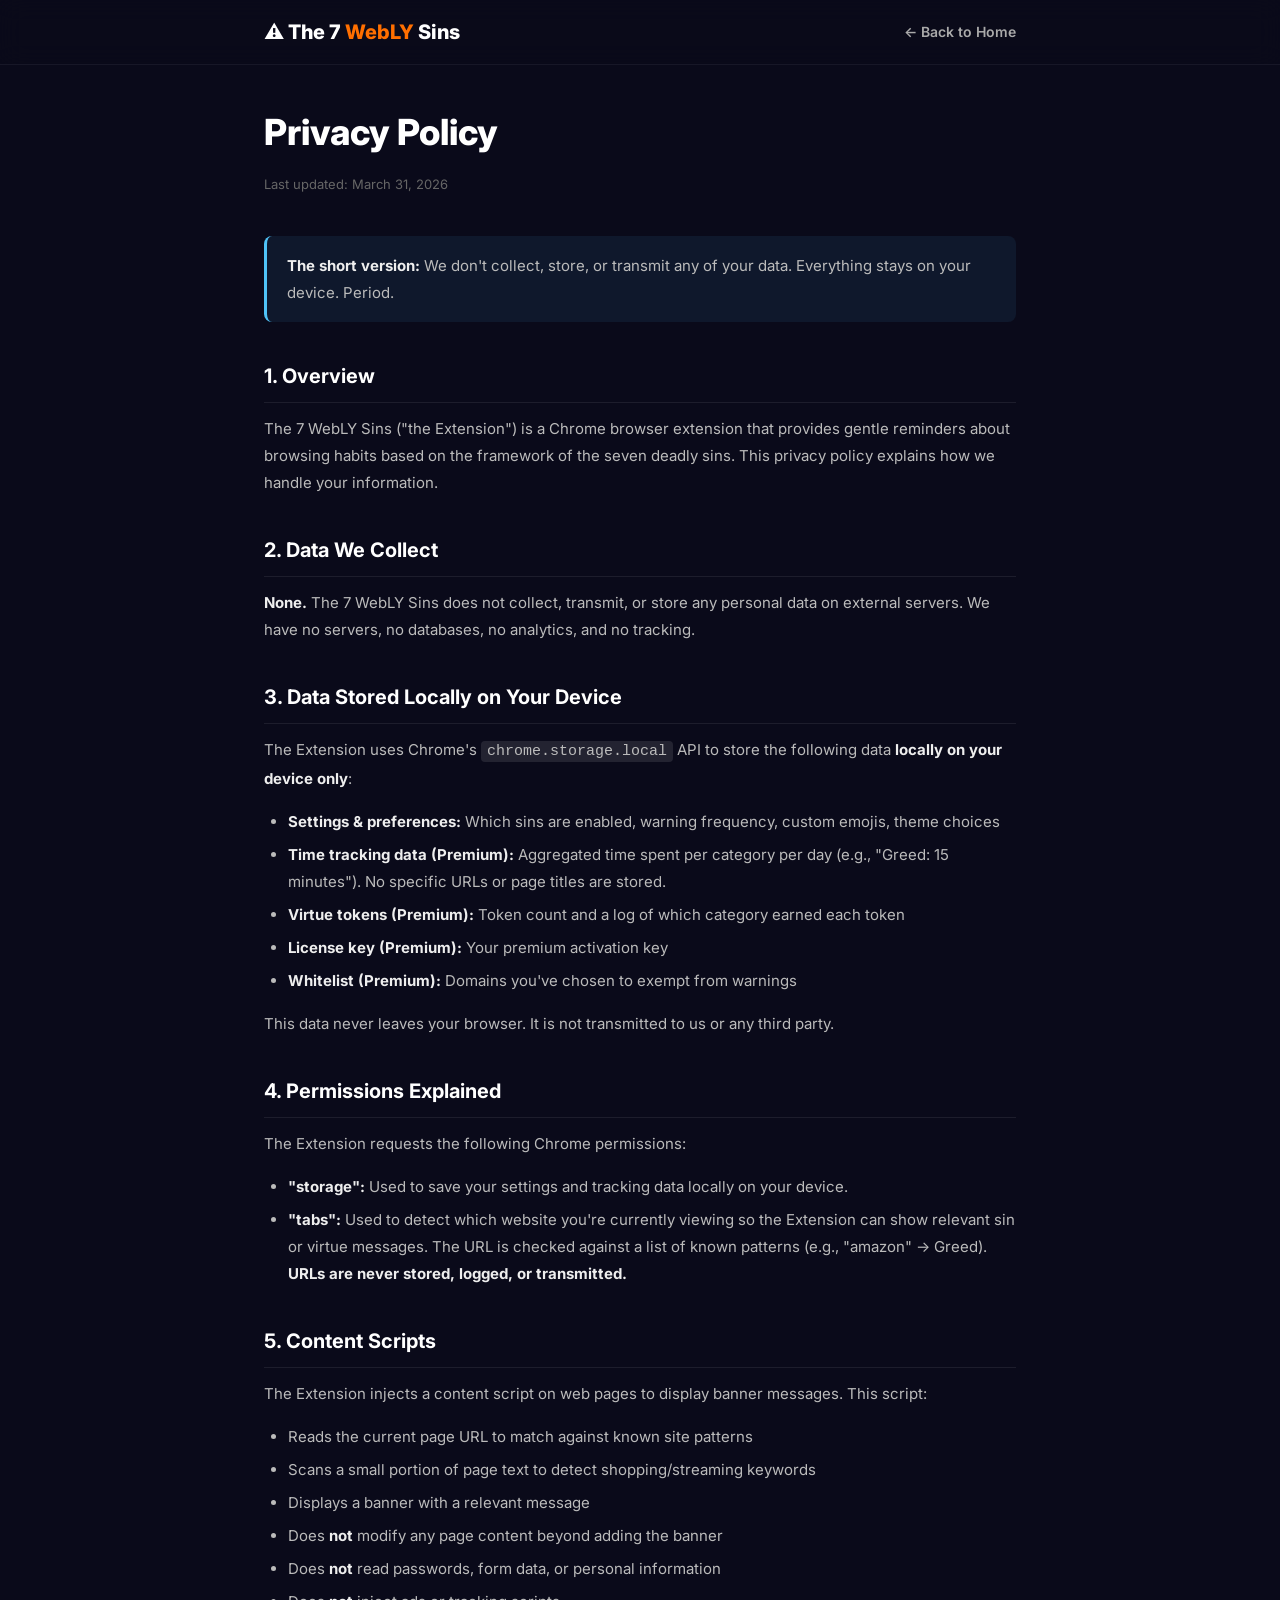
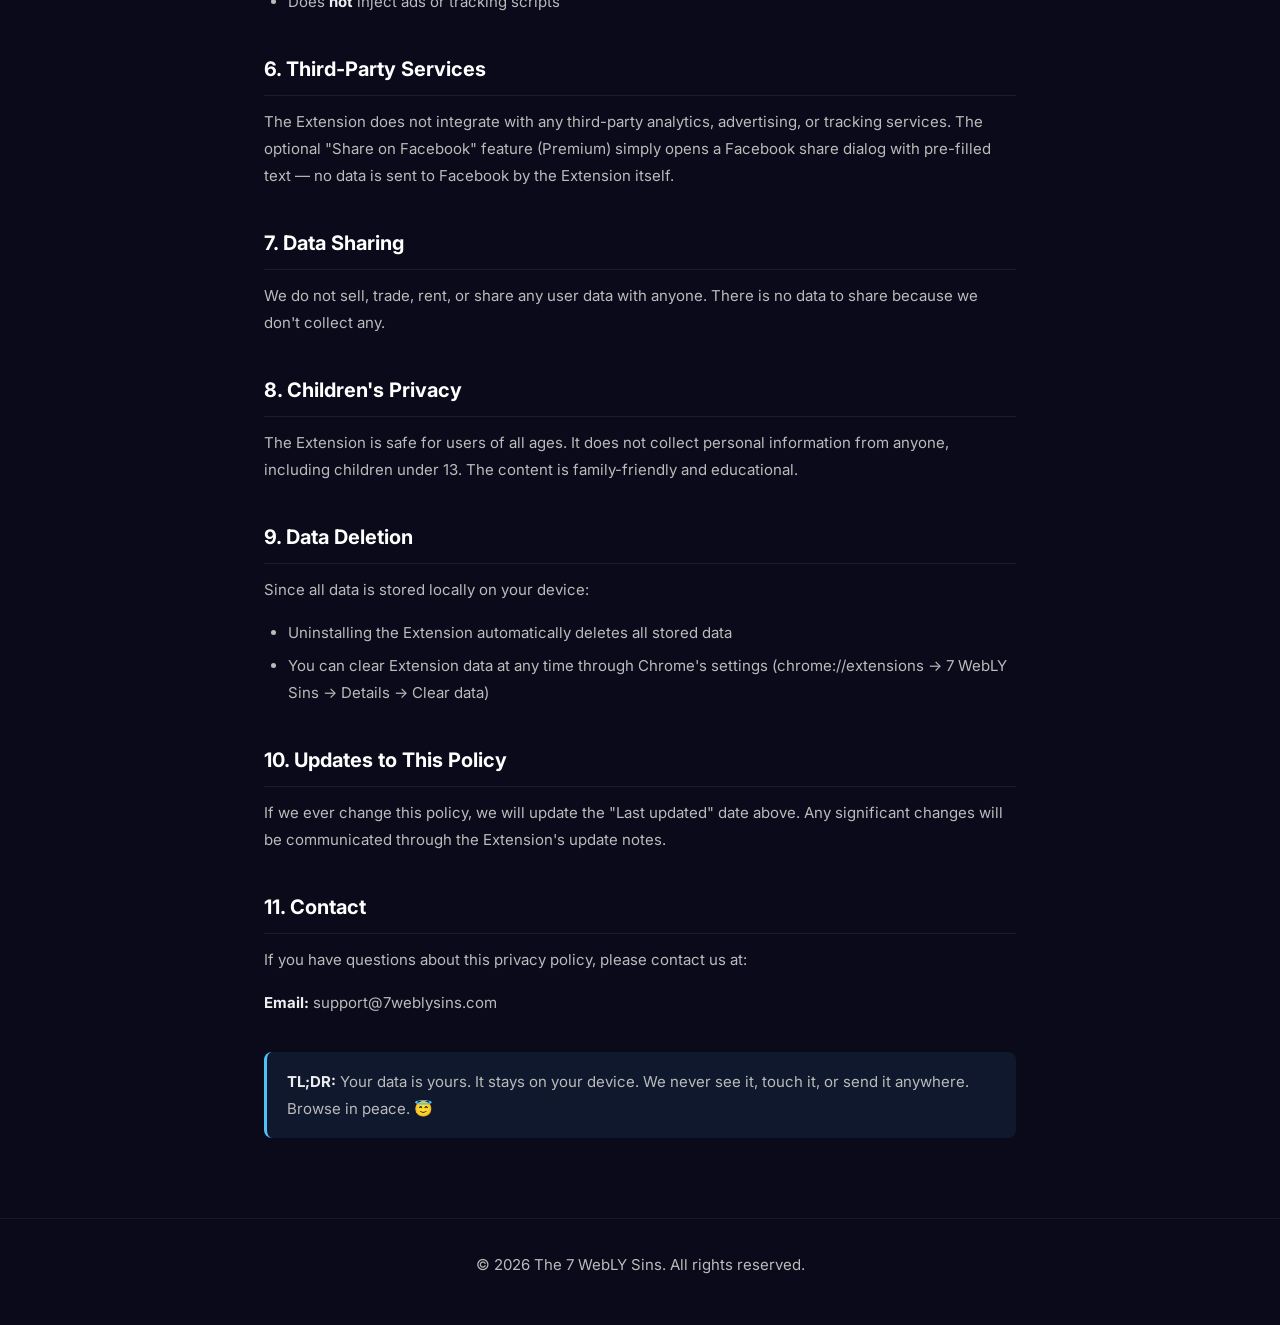
<file: docs/privacy.html>
<!DOCTYPE html>
<html lang="en">
<head>
  <meta charset="UTF-8">
  <meta name="viewport" content="width=device-width, initial-scale=1.0">
  <title>Privacy Policy — The 7 WebLY Sins</title>
  <link rel="preconnect" href="https://fonts.googleapis.com">
  <link href="https://fonts.googleapis.com/css2?family=Inter:wght@400;600;700;800&display=swap" rel="stylesheet">
  <style>
    * { margin: 0; padding: 0; box-sizing: border-box; }
    body {
      font-family: 'Inter', -apple-system, sans-serif;
      background: #0a0a1a; color: #e0e0e0; line-height: 1.8;
    }
    nav {
      position: fixed; top: 0; width: 100%; z-index: 100;
      background: rgba(10, 10, 26, 0.9);
      backdrop-filter: blur(12px);
      border-bottom: 1px solid rgba(255,255,255,0.06);
      padding: 14px 0;
    }
    .nav-inner {
      max-width: 800px; margin: 0 auto; padding: 0 24px;
      display: flex; align-items: center; justify-content: space-between;
    }
    .nav-logo { font-size: 20px; font-weight: 800; color: #fff; text-decoration: none; }
    .nav-logo span { color: #ff6f00; }
    .content {
      max-width: 800px; margin: 0 auto; padding: 100px 24px 60px;
    }
    h1 {
      font-size: 36px; font-weight: 800; color: #fff; margin-bottom: 8px;
    }
    .last-updated { font-size: 13px; color: #666; margin-bottom: 40px; }
    h2 {
      font-size: 20px; font-weight: 700; color: #fff;
      margin-top: 36px; margin-bottom: 12px;
      padding-bottom: 8px;
      border-bottom: 1px solid rgba(255,255,255,0.08);
    }
    p { font-size: 15px; color: #bbb; margin-bottom: 16px; }
    ul { margin: 0 0 16px 24px; }
    li { font-size: 15px; color: #bbb; margin-bottom: 6px; }
    strong { color: #eee; }
    a { color: #4fc3f7; text-decoration: none; }
    a:hover { text-decoration: underline; }
    .highlight {
      background: rgba(79, 195, 247, 0.08);
      border-left: 3px solid #4fc3f7;
      padding: 16px 20px; border-radius: 8px;
      margin: 20px 0;
    }
    .highlight p { margin-bottom: 0; }
    footer {
      text-align: center; padding: 32px 24px;
      border-top: 1px solid rgba(255,255,255,0.06);
      font-size: 13px; color: #444;
    }
  </style>
</head>
<body>

  <nav>
    <div class="nav-inner">
      <a href="index.html" class="nav-logo">⚠️ The 7 <span>WebLY</span> Sins</a>
      <a href="index.html" style="color:#aaa; text-decoration:none; font-size:14px; font-weight:600;">← Back to Home</a>
    </div>
  </nav>

  <div class="content">
    <h1>Privacy Policy</h1>
    <p class="last-updated">Last updated: March 31, 2026</p>

    <div class="highlight">
      <p><strong>The short version:</strong> We don't collect, store, or transmit any of your data. Everything stays on your device. Period.</p>
    </div>

    <h2>1. Overview</h2>
    <p>The 7 WebLY Sins ("the Extension") is a Chrome browser extension that provides gentle reminders about browsing habits based on the framework of the seven deadly sins. This privacy policy explains how we handle your information.</p>

    <h2>2. Data We Collect</h2>
    <p><strong>None.</strong> The 7 WebLY Sins does not collect, transmit, or store any personal data on external servers. We have no servers, no databases, no analytics, and no tracking.</p>

    <h2>3. Data Stored Locally on Your Device</h2>
    <p>The Extension uses Chrome's <code style="background:rgba(255,255,255,0.1); padding:2px 6px; border-radius:4px;">chrome.storage.local</code> API to store the following data <strong>locally on your device only</strong>:</p>
    <ul>
      <li><strong>Settings & preferences:</strong> Which sins are enabled, warning frequency, custom emojis, theme choices</li>
      <li><strong>Time tracking data (Premium):</strong> Aggregated time spent per category per day (e.g., "Greed: 15 minutes"). No specific URLs or page titles are stored.</li>
      <li><strong>Virtue tokens (Premium):</strong> Token count and a log of which category earned each token</li>
      <li><strong>License key (Premium):</strong> Your premium activation key</li>
      <li><strong>Whitelist (Premium):</strong> Domains you've chosen to exempt from warnings</li>
    </ul>
    <p>This data never leaves your browser. It is not transmitted to us or any third party.</p>

    <h2>4. Permissions Explained</h2>
    <p>The Extension requests the following Chrome permissions:</p>
    <ul>
      <li><strong>"storage":</strong> Used to save your settings and tracking data locally on your device.</li>
      <li><strong>"tabs":</strong> Used to detect which website you're currently viewing so the Extension can show relevant sin or virtue messages. The URL is checked against a list of known patterns (e.g., "amazon" → Greed). <strong>URLs are never stored, logged, or transmitted.</strong></li>
    </ul>

    <h2>5. Content Scripts</h2>
    <p>The Extension injects a content script on web pages to display banner messages. This script:</p>
    <ul>
      <li>Reads the current page URL to match against known site patterns</li>
      <li>Scans a small portion of page text to detect shopping/streaming keywords</li>
      <li>Displays a banner with a relevant message</li>
      <li>Does <strong>not</strong> modify any page content beyond adding the banner</li>
      <li>Does <strong>not</strong> read passwords, form data, or personal information</li>
      <li>Does <strong>not</strong> inject ads or tracking scripts</li>
    </ul>

    <h2>6. Third-Party Services</h2>
    <p>The Extension does not integrate with any third-party analytics, advertising, or tracking services. The optional "Share on Facebook" feature (Premium) simply opens a Facebook share dialog with pre-filled text — no data is sent to Facebook by the Extension itself.</p>

    <h2>7. Data Sharing</h2>
    <p>We do not sell, trade, rent, or share any user data with anyone. There is no data to share because we don't collect any.</p>

    <h2>8. Children's Privacy</h2>
    <p>The Extension is safe for users of all ages. It does not collect personal information from anyone, including children under 13. The content is family-friendly and educational.</p>

    <h2>9. Data Deletion</h2>
    <p>Since all data is stored locally on your device:</p>
    <ul>
      <li>Uninstalling the Extension automatically deletes all stored data</li>
      <li>You can clear Extension data at any time through Chrome's settings (chrome://extensions → 7 WebLY Sins → Details → Clear data)</li>
    </ul>

    <h2>10. Updates to This Policy</h2>
    <p>If we ever change this policy, we will update the "Last updated" date above. Any significant changes will be communicated through the Extension's update notes.</p>

    <h2>11. Contact</h2>
    <p>If you have questions about this privacy policy, please contact us at:</p>
    <p><strong>Email:</strong> support@7weblysins.com</p>

    <div class="highlight" style="margin-top: 36px;">
      <p><strong>TL;DR:</strong> Your data is yours. It stays on your device. We never see it, touch it, or send it anywhere. Browse in peace. 😇</p>
    </div>
  </div>

  <footer>
    <p>© 2026 The 7 WebLY Sins. All rights reserved.</p>
  </footer>

</body>
</html>
</file>
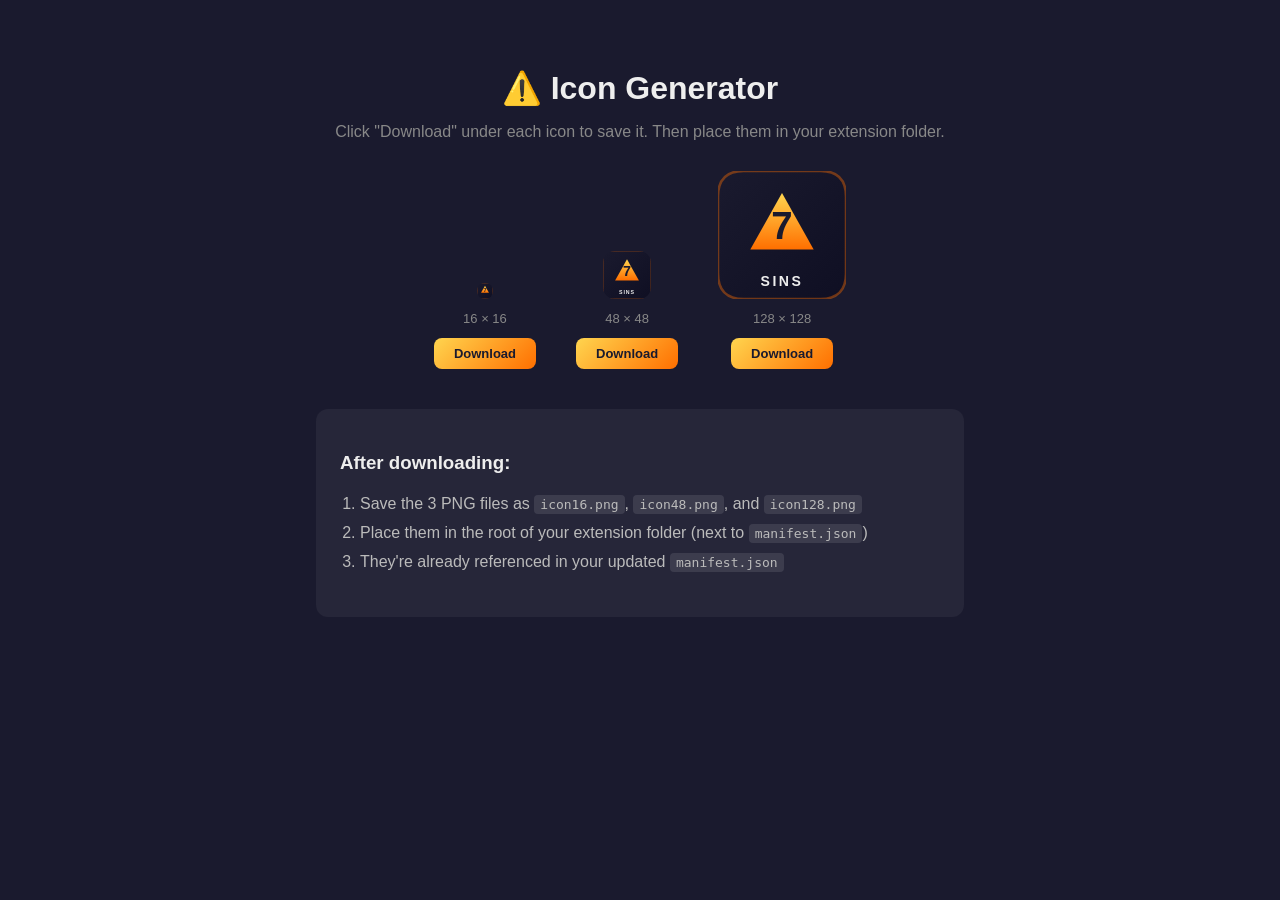
<file: tools/icon-generator.html>
<!DOCTYPE html>
<html>
<head>
  <meta charset="UTF-8">
  <title>7 WebLY Sins — Icon Generator</title>
  <style>
    body { font-family: -apple-system, sans-serif; background: #1a1a2e; color: #eee; text-align: center; padding: 40px; }
    h1 { margin-bottom: 8px; }
    p { color: #888; margin-bottom: 30px; }
    .icons { display: flex; gap: 40px; justify-content: center; align-items: flex-end; flex-wrap: wrap; }
    .icon-box { display: flex; flex-direction: column; align-items: center; gap: 12px; }
    .icon-box span { font-size: 13px; color: #888; }
    canvas { border-radius: 12px; }
    button {
      background: linear-gradient(135deg, #ffd54f, #ff6f00); color: #1a1a2e;
      border: none; padding: 8px 20px; border-radius: 8px; font-weight: 700;
      cursor: pointer; font-size: 13px;
    }
    button:hover { opacity: 0.9; }
    .instructions { margin-top: 40px; text-align: left; max-width: 600px; margin-left: auto; margin-right: auto;
      background: rgba(255,255,255,0.05); padding: 24px; border-radius: 12px; }
    .instructions h3 { margin-bottom: 12px; }
    .instructions ol { color: #bbb; line-height: 1.8; padding-left: 20px; }
    .instructions code { background: rgba(255,255,255,0.1); padding: 2px 6px; border-radius: 4px; font-size: 13px; }
  </style>
</head>
<body>
  <h1>⚠️ Icon Generator</h1>
  <p>Click "Download" under each icon to save it. Then place them in your extension folder.</p>

  <div class="icons">
    <div class="icon-box">
      <canvas id="icon-16" width="16" height="16"></canvas>
      <span>16 × 16</span>
      <button onclick="download(16)">Download</button>
    </div>
    <div class="icon-box">
      <canvas id="icon-48" width="48" height="48"></canvas>
      <span>48 × 48</span>
      <button onclick="download(48)">Download</button>
    </div>
    <div class="icon-box">
      <canvas id="icon-128" width="128" height="128"></canvas>
      <span>128 × 128</span>
      <button onclick="download(128)">Download</button>
    </div>
  </div>

  <div class="instructions">
    <h3>After downloading:</h3>
    <ol>
      <li>Save the 3 PNG files as <code>icon16.png</code>, <code>icon48.png</code>, and <code>icon128.png</code></li>
      <li>Place them in the root of your extension folder (next to <code>manifest.json</code>)</li>
      <li>They're already referenced in your updated <code>manifest.json</code></li>
    </ol>
  </div>

  <script>
    function drawIcon(size) {
      const canvas = document.getElementById('icon-' + size);
      const ctx = canvas.getContext('2d');

      // Background - dark rounded
      const radius = size * 0.2;
      ctx.beginPath();
      ctx.moveTo(radius, 0);
      ctx.lineTo(size - radius, 0);
      ctx.quadraticCurveTo(size, 0, size, radius);
      ctx.lineTo(size, size - radius);
      ctx.quadraticCurveTo(size, size, size - radius, size);
      ctx.lineTo(radius, size);
      ctx.quadraticCurveTo(0, size, 0, size - radius);
      ctx.lineTo(0, radius);
      ctx.quadraticCurveTo(0, 0, radius, 0);
      ctx.closePath();

      // Gradient background
      const grad = ctx.createLinearGradient(0, 0, size, size);
      grad.addColorStop(0, '#1a1a2e');
      grad.addColorStop(1, '#0f0f23');
      ctx.fillStyle = grad;
      ctx.fill();

      // Subtle border
      ctx.strokeStyle = 'rgba(255, 111, 0, 0.4)';
      ctx.lineWidth = Math.max(1, size * 0.02);
      ctx.stroke();

      // Warning triangle
      const triSize = size * 0.55;
      const triX = size * 0.5;
      const triY = size * 0.42;

      ctx.beginPath();
      ctx.moveTo(triX, triY - triSize * 0.45);
      ctx.lineTo(triX + triSize * 0.45, triY + triSize * 0.35);
      ctx.lineTo(triX - triSize * 0.45, triY + triSize * 0.35);
      ctx.closePath();

      const triGrad = ctx.createLinearGradient(triX, triY - triSize * 0.45, triX, triY + triSize * 0.35);
      triGrad.addColorStop(0, '#ffd54f');
      triGrad.addColorStop(1, '#ff6f00');
      ctx.fillStyle = triGrad;
      ctx.fill();

      // "7" in the triangle
      ctx.fillStyle = '#1a1a2e';
      ctx.textAlign = 'center';
      ctx.textBaseline = 'middle';

      if (size >= 48) {
        ctx.font = `900 ${size * 0.3}px -apple-system, sans-serif`;
        ctx.fillText('7', triX, triY + triSize * 0.05);
      } else {
        ctx.font = `900 ${size * 0.35}px -apple-system, sans-serif`;
        ctx.fillText('7', triX, triY + triSize * 0.05);
      }

      // "SINS" text at bottom (only for larger sizes)
      if (size >= 48) {
        ctx.fillStyle = '#eee';
        ctx.font = `800 ${size * 0.11}px -apple-system, sans-serif`;
        ctx.letterSpacing = `${size * 0.02}px`;
        ctx.fillText('SINS', size * 0.5, size * 0.87);
      }
    }

    function download(size) {
      const canvas = document.getElementById('icon-' + size);
      const link = document.createElement('a');
      link.download = 'icon' + size + '.png';
      link.href = canvas.toDataURL('image/png');
      link.click();
    }

    // Draw all icons
    [16, 48, 128].forEach(drawIcon);
  </script>
</body>
</html>
</file>
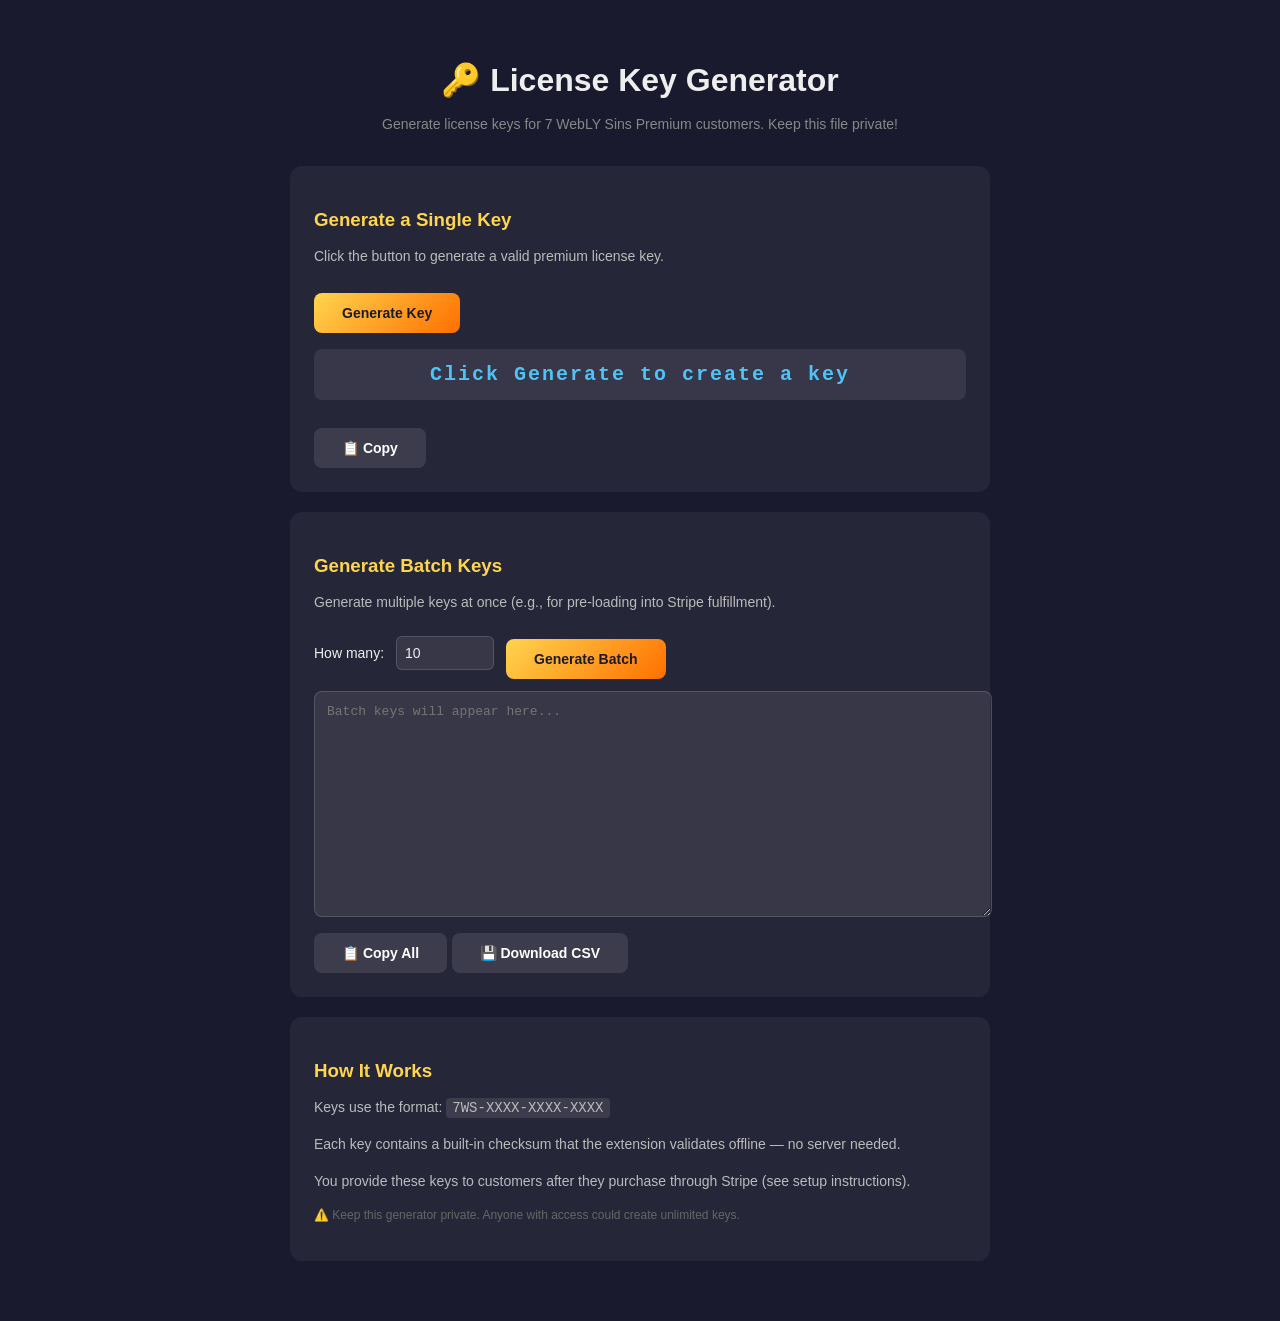
<file: tools/key-generator.html>
<!DOCTYPE html>
<html>
<head>
  <meta charset="UTF-8">
  <title>7 WebLY Sins — License Key Generator</title>
  <style>
    body { font-family: -apple-system, sans-serif; background: #1a1a2e; color: #eee; padding: 40px; max-width: 700px; margin: 0 auto; }
    h1 { text-align: center; margin-bottom: 8px; }
    .subtitle { text-align: center; color: #888; margin-bottom: 30px; }
    .section { background: rgba(255,255,255,0.05); padding: 24px; border-radius: 12px; margin-bottom: 20px; }
    h3 { margin-bottom: 12px; color: #ffd54f; }
    p { color: #bbb; line-height: 1.6; font-size: 14px; }
    button {
      background: linear-gradient(135deg, #ffd54f, #ff6f00); color: #1a1a2e;
      border: none; padding: 12px 28px; border-radius: 8px; font-weight: 700;
      cursor: pointer; font-size: 14px; margin-top: 12px;
    }
    button:hover { opacity: 0.9; }
    .key-display {
      font-family: monospace; font-size: 20px; font-weight: 700;
      background: rgba(255,255,255,0.08); padding: 14px 20px;
      border-radius: 8px; text-align: center; margin: 16px 0;
      color: #4fc3f7; letter-spacing: 2px; user-select: all;
    }
    .batch { margin-top: 12px; }
    .batch textarea {
      width: 100%; height: 200px; background: rgba(255,255,255,0.08);
      border: 1px solid rgba(255,255,255,0.15); border-radius: 8px;
      color: #eee; font-family: monospace; padding: 12px; font-size: 13px;
      resize: vertical;
    }
    .info { font-size: 12px; color: #666; margin-top: 8px; }
    code { background: rgba(255,255,255,0.1); padding: 2px 6px; border-radius: 4px; }
  </style>
</head>
<body>
  <h1>🔑 License Key Generator</h1>
  <p class="subtitle">Generate license keys for 7 WebLY Sins Premium customers. Keep this file private!</p>

  <div class="section">
    <h3>Generate a Single Key</h3>
    <p>Click the button to generate a valid premium license key.</p>
    <button onclick="generateOne()">Generate Key</button>
    <div class="key-display" id="single-key">Click Generate to create a key</div>
    <button onclick="copyKey()" style="background: rgba(255,255,255,0.1); color: #fff;">📋 Copy</button>
  </div>

  <div class="section">
    <h3>Generate Batch Keys</h3>
    <p>Generate multiple keys at once (e.g., for pre-loading into Stripe fulfillment).</p>
    <div style="display:flex; align-items:center; gap:12px; margin: 12px 0;">
      <label style="font-size:14px;">How many:</label>
      <input type="number" id="batch-count" value="10" min="1" max="500"
        style="width:80px; padding:8px; background:rgba(255,255,255,0.08); border:1px solid rgba(255,255,255,0.15); border-radius:6px; color:#eee; font-size:14px;">
      <button onclick="generateBatch()">Generate Batch</button>
    </div>
    <div class="batch">
      <textarea id="batch-keys" readonly placeholder="Batch keys will appear here..."></textarea>
    </div>
    <button onclick="copyBatch()" style="background: rgba(255,255,255,0.1); color: #fff;">📋 Copy All</button>
    <button onclick="downloadBatch()" style="background: rgba(255,255,255,0.1); color: #fff;">💾 Download CSV</button>
  </div>

  <div class="section">
    <h3>How It Works</h3>
    <p>Keys use the format: <code>7WS-XXXX-XXXX-XXXX</code></p>
    <p>Each key contains a built-in checksum that the extension validates offline — no server needed.</p>
    <p>You provide these keys to customers after they purchase through Stripe (see setup instructions).</p>
    <p class="info">⚠️ Keep this generator private. Anyone with access could create unlimited keys.</p>
  </div>

  <script>
    // Key generation with checksum
    // Format: 7WS-XXXX-XXXX-XXXX where last 4 chars are derived from first 8
    const CHARSET = 'ABCDEFGHJKLMNPQRSTUVWXYZ23456789'; // No I, O, 0, 1 to avoid confusion
    const SECRET = 'W3bLySins2026';

    function generateKeyParts() {
      let part1 = '', part2 = '';
      for (let i = 0; i < 4; i++) {
        part1 += CHARSET[Math.floor(Math.random() * CHARSET.length)];
        part2 += CHARSET[Math.floor(Math.random() * CHARSET.length)];
      }
      return [part1, part2];
    }

    function computeChecksum(part1, part2) {
      // Simple hash-based checksum
      const input = SECRET + part1 + part2 + SECRET;
      let hash = 0;
      for (let i = 0; i < input.length; i++) {
        const char = input.charCodeAt(i);
        hash = ((hash << 5) - hash + char) | 0;
      }
      // Convert hash to 4 characters from charset
      let check = '';
      let h = Math.abs(hash);
      for (let i = 0; i < 4; i++) {
        check += CHARSET[h % CHARSET.length];
        h = Math.floor(h / CHARSET.length);
      }
      return check;
    }

    function generateKey() {
      const [p1, p2] = generateKeyParts();
      const p3 = computeChecksum(p1, p2);
      return '7WS-' + p1 + '-' + p2 + '-' + p3;
    }

    function generateOne() {
      document.getElementById('single-key').textContent = generateKey();
    }

    function generateBatch() {
      const count = parseInt(document.getElementById('batch-count').value) || 10;
      const keys = [];
      for (let i = 0; i < count; i++) {
        keys.push(generateKey());
      }
      document.getElementById('batch-keys').value = keys.join('\n');
    }

    function copyKey() {
      const key = document.getElementById('single-key').textContent;
      if (key && !key.includes('Click')) {
        navigator.clipboard.writeText(key);
      }
    }

    function copyBatch() {
      const textarea = document.getElementById('batch-keys');
      navigator.clipboard.writeText(textarea.value);
    }

    function downloadBatch() {
      const keys = document.getElementById('batch-keys').value;
      if (!keys) return;
      const blob = new Blob(['license_key\n' + keys], { type: 'text/csv' });
      const a = document.createElement('a');
      a.href = URL.createObjectURL(blob);
      a.download = '7wls-license-keys.csv';
      a.click();
    }
  </script>
</body>
</html>
</file>
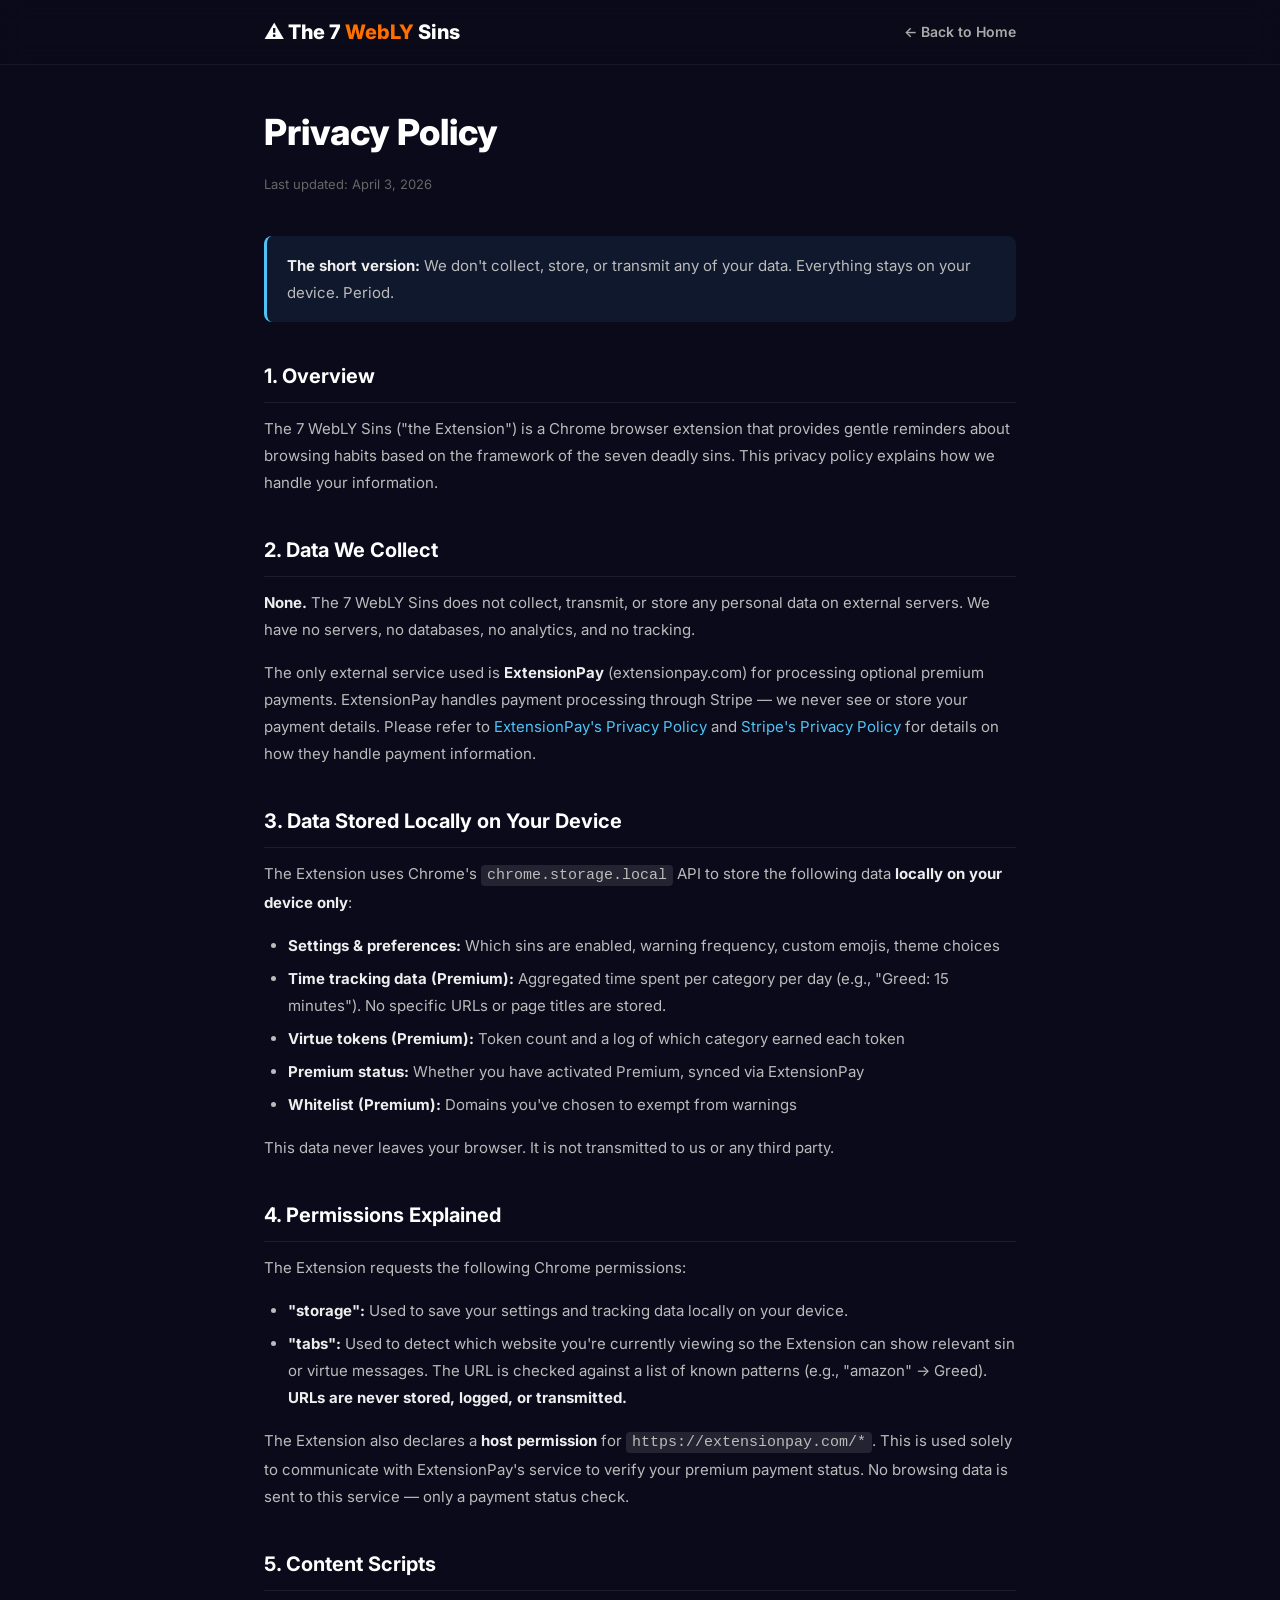
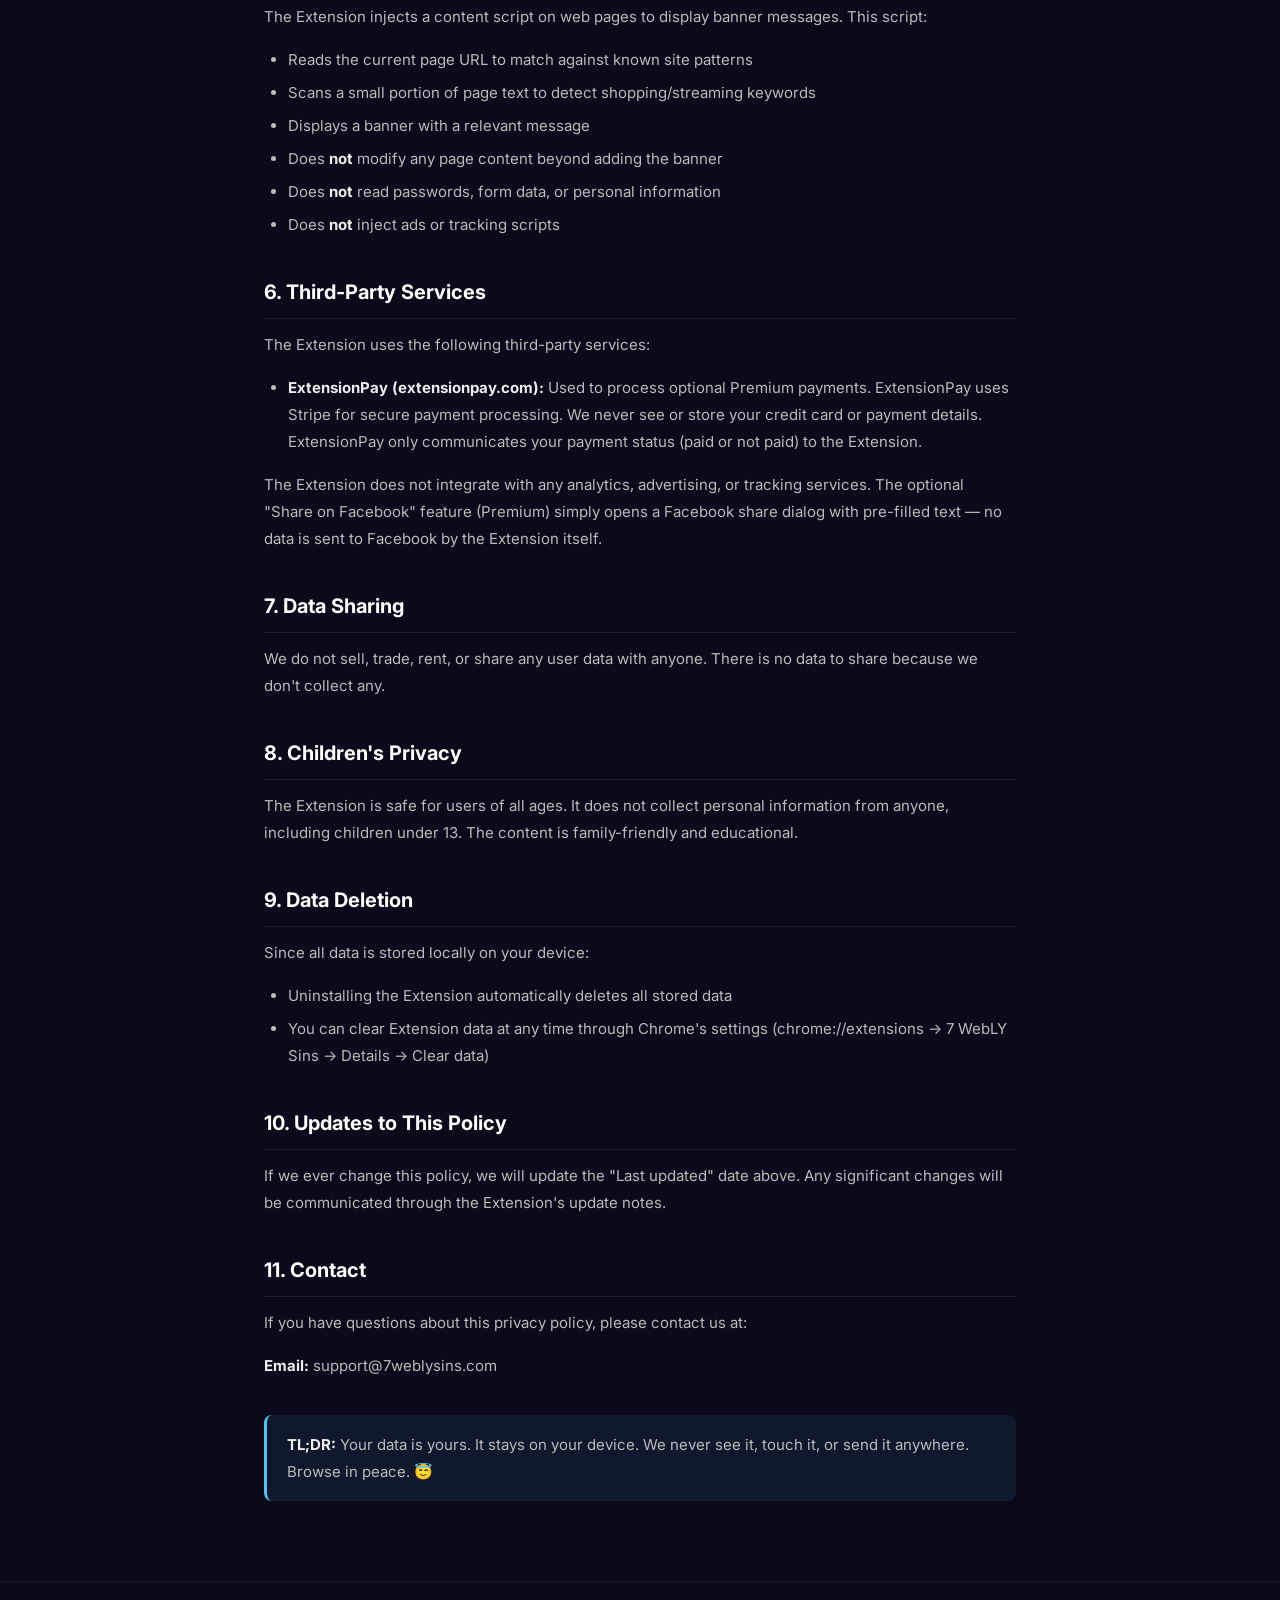
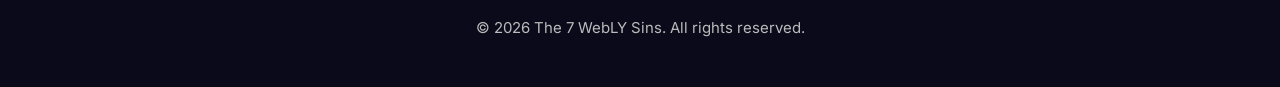
<file: website/privacy.html>
<!DOCTYPE html>
<html lang="en">
<head>
  <meta charset="UTF-8">
  <meta name="viewport" content="width=device-width, initial-scale=1.0">
  <title>Privacy Policy — The 7 WebLY Sins</title>
  <link rel="preconnect" href="https://fonts.googleapis.com">
  <link href="https://fonts.googleapis.com/css2?family=Inter:wght@400;600;700;800&display=swap" rel="stylesheet">
  <style>
    * { margin: 0; padding: 0; box-sizing: border-box; }
    body {
      font-family: 'Inter', -apple-system, sans-serif;
      background: #0a0a1a; color: #e0e0e0; line-height: 1.8;
    }
    nav {
      position: fixed; top: 0; width: 100%; z-index: 100;
      background: rgba(10, 10, 26, 0.9);
      backdrop-filter: blur(12px);
      border-bottom: 1px solid rgba(255,255,255,0.06);
      padding: 14px 0;
    }
    .nav-inner {
      max-width: 800px; margin: 0 auto; padding: 0 24px;
      display: flex; align-items: center; justify-content: space-between;
    }
    .nav-logo { font-size: 20px; font-weight: 800; color: #fff; text-decoration: none; }
    .nav-logo span { color: #ff6f00; }
    .content {
      max-width: 800px; margin: 0 auto; padding: 100px 24px 60px;
    }
    h1 {
      font-size: 36px; font-weight: 800; color: #fff; margin-bottom: 8px;
    }
    .last-updated { font-size: 13px; color: #666; margin-bottom: 40px; }
    h2 {
      font-size: 20px; font-weight: 700; color: #fff;
      margin-top: 36px; margin-bottom: 12px;
      padding-bottom: 8px;
      border-bottom: 1px solid rgba(255,255,255,0.08);
    }
    p { font-size: 15px; color: #bbb; margin-bottom: 16px; }
    ul { margin: 0 0 16px 24px; }
    li { font-size: 15px; color: #bbb; margin-bottom: 6px; }
    strong { color: #eee; }
    a { color: #4fc3f7; text-decoration: none; }
    a:hover { text-decoration: underline; }
    .highlight {
      background: rgba(79, 195, 247, 0.08);
      border-left: 3px solid #4fc3f7;
      padding: 16px 20px; border-radius: 8px;
      margin: 20px 0;
    }
    .highlight p { margin-bottom: 0; }
    footer {
      text-align: center; padding: 32px 24px;
      border-top: 1px solid rgba(255,255,255,0.06);
      font-size: 13px; color: #444;
    }
  </style>
</head>
<body>

  <nav>
    <div class="nav-inner">
      <a href="index.html" class="nav-logo">⚠️ The 7 <span>WebLY</span> Sins</a>
      <a href="index.html" style="color:#aaa; text-decoration:none; font-size:14px; font-weight:600;">← Back to Home</a>
    </div>
  </nav>

  <div class="content">
    <h1>Privacy Policy</h1>
    <p class="last-updated">Last updated: April 3, 2026</p>

    <div class="highlight">
      <p><strong>The short version:</strong> We don't collect, store, or transmit any of your data. Everything stays on your device. Period.</p>
    </div>

    <h2>1. Overview</h2>
    <p>The 7 WebLY Sins ("the Extension") is a Chrome browser extension that provides gentle reminders about browsing habits based on the framework of the seven deadly sins. This privacy policy explains how we handle your information.</p>

    <h2>2. Data We Collect</h2>
    <p><strong>None.</strong> The 7 WebLY Sins does not collect, transmit, or store any personal data on external servers. We have no servers, no databases, no analytics, and no tracking.</p>
    <p>The only external service used is <strong>ExtensionPay</strong> (extensionpay.com) for processing optional premium payments. ExtensionPay handles payment processing through Stripe — we never see or store your payment details. Please refer to <a href="https://extensionpay.com/privacy" target="_blank">ExtensionPay's Privacy Policy</a> and <a href="https://stripe.com/privacy" target="_blank">Stripe's Privacy Policy</a> for details on how they handle payment information.</p>

    <h2>3. Data Stored Locally on Your Device</h2>
    <p>The Extension uses Chrome's <code style="background:rgba(255,255,255,0.1); padding:2px 6px; border-radius:4px;">chrome.storage.local</code> API to store the following data <strong>locally on your device only</strong>:</p>
    <ul>
      <li><strong>Settings & preferences:</strong> Which sins are enabled, warning frequency, custom emojis, theme choices</li>
      <li><strong>Time tracking data (Premium):</strong> Aggregated time spent per category per day (e.g., "Greed: 15 minutes"). No specific URLs or page titles are stored.</li>
      <li><strong>Virtue tokens (Premium):</strong> Token count and a log of which category earned each token</li>
      <li><strong>Premium status:</strong> Whether you have activated Premium, synced via ExtensionPay</li>
      <li><strong>Whitelist (Premium):</strong> Domains you've chosen to exempt from warnings</li>
    </ul>
    <p>This data never leaves your browser. It is not transmitted to us or any third party.</p>

    <h2>4. Permissions Explained</h2>
    <p>The Extension requests the following Chrome permissions:</p>
    <ul>
      <li><strong>"storage":</strong> Used to save your settings and tracking data locally on your device.</li>
      <li><strong>"tabs":</strong> Used to detect which website you're currently viewing so the Extension can show relevant sin or virtue messages. The URL is checked against a list of known patterns (e.g., "amazon" → Greed). <strong>URLs are never stored, logged, or transmitted.</strong></li>
    </ul>
    <p>The Extension also declares a <strong>host permission</strong> for <code style="background:rgba(255,255,255,0.1); padding:2px 6px; border-radius:4px;">https://extensionpay.com/*</code>. This is used solely to communicate with ExtensionPay's service to verify your premium payment status. No browsing data is sent to this service — only a payment status check.</p>

    <h2>5. Content Scripts</h2>
    <p>The Extension injects a content script on web pages to display banner messages. This script:</p>
    <ul>
      <li>Reads the current page URL to match against known site patterns</li>
      <li>Scans a small portion of page text to detect shopping/streaming keywords</li>
      <li>Displays a banner with a relevant message</li>
      <li>Does <strong>not</strong> modify any page content beyond adding the banner</li>
      <li>Does <strong>not</strong> read passwords, form data, or personal information</li>
      <li>Does <strong>not</strong> inject ads or tracking scripts</li>
    </ul>

    <h2>6. Third-Party Services</h2>
    <p>The Extension uses the following third-party services:</p>
    <ul>
      <li><strong>ExtensionPay (extensionpay.com):</strong> Used to process optional Premium payments. ExtensionPay uses Stripe for secure payment processing. We never see or store your credit card or payment details. ExtensionPay only communicates your payment status (paid or not paid) to the Extension.</li>
    </ul>
    <p>The Extension does not integrate with any analytics, advertising, or tracking services. The optional "Share on Facebook" feature (Premium) simply opens a Facebook share dialog with pre-filled text — no data is sent to Facebook by the Extension itself.</p>

    <h2>7. Data Sharing</h2>
    <p>We do not sell, trade, rent, or share any user data with anyone. There is no data to share because we don't collect any.</p>

    <h2>8. Children's Privacy</h2>
    <p>The Extension is safe for users of all ages. It does not collect personal information from anyone, including children under 13. The content is family-friendly and educational.</p>

    <h2>9. Data Deletion</h2>
    <p>Since all data is stored locally on your device:</p>
    <ul>
      <li>Uninstalling the Extension automatically deletes all stored data</li>
      <li>You can clear Extension data at any time through Chrome's settings (chrome://extensions → 7 WebLY Sins → Details → Clear data)</li>
    </ul>

    <h2>10. Updates to This Policy</h2>
    <p>If we ever change this policy, we will update the "Last updated" date above. Any significant changes will be communicated through the Extension's update notes.</p>

    <h2>11. Contact</h2>
    <p>If you have questions about this privacy policy, please contact us at:</p>
    <p><strong>Email:</strong> support@7weblysins.com</p>

    <div class="highlight" style="margin-top: 36px;">
      <p><strong>TL;DR:</strong> Your data is yours. It stays on your device. We never see it, touch it, or send it anywhere. Browse in peace. 😇</p>
    </div>
  </div>

  <footer>
    <p>© 2026 The 7 WebLY Sins. All rights reserved.</p>
  </footer>

</body>
</html>
</file>
